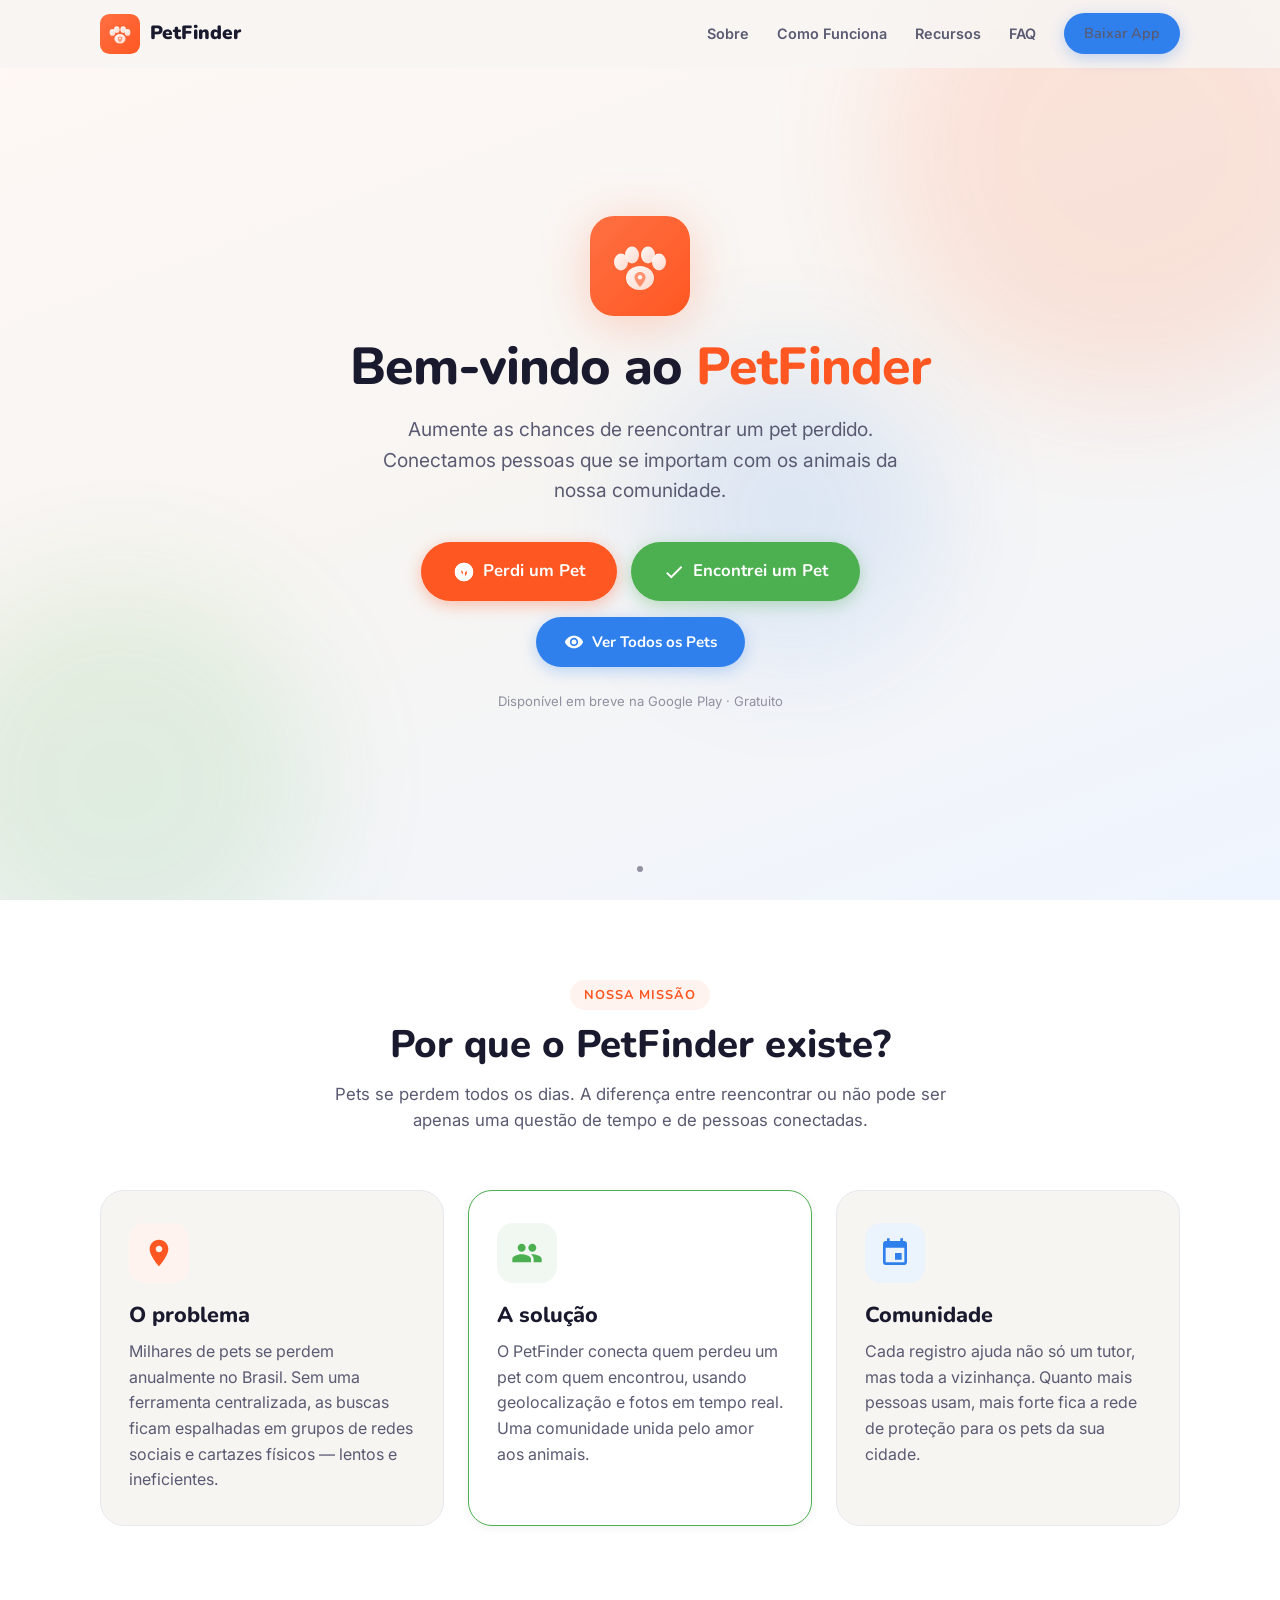
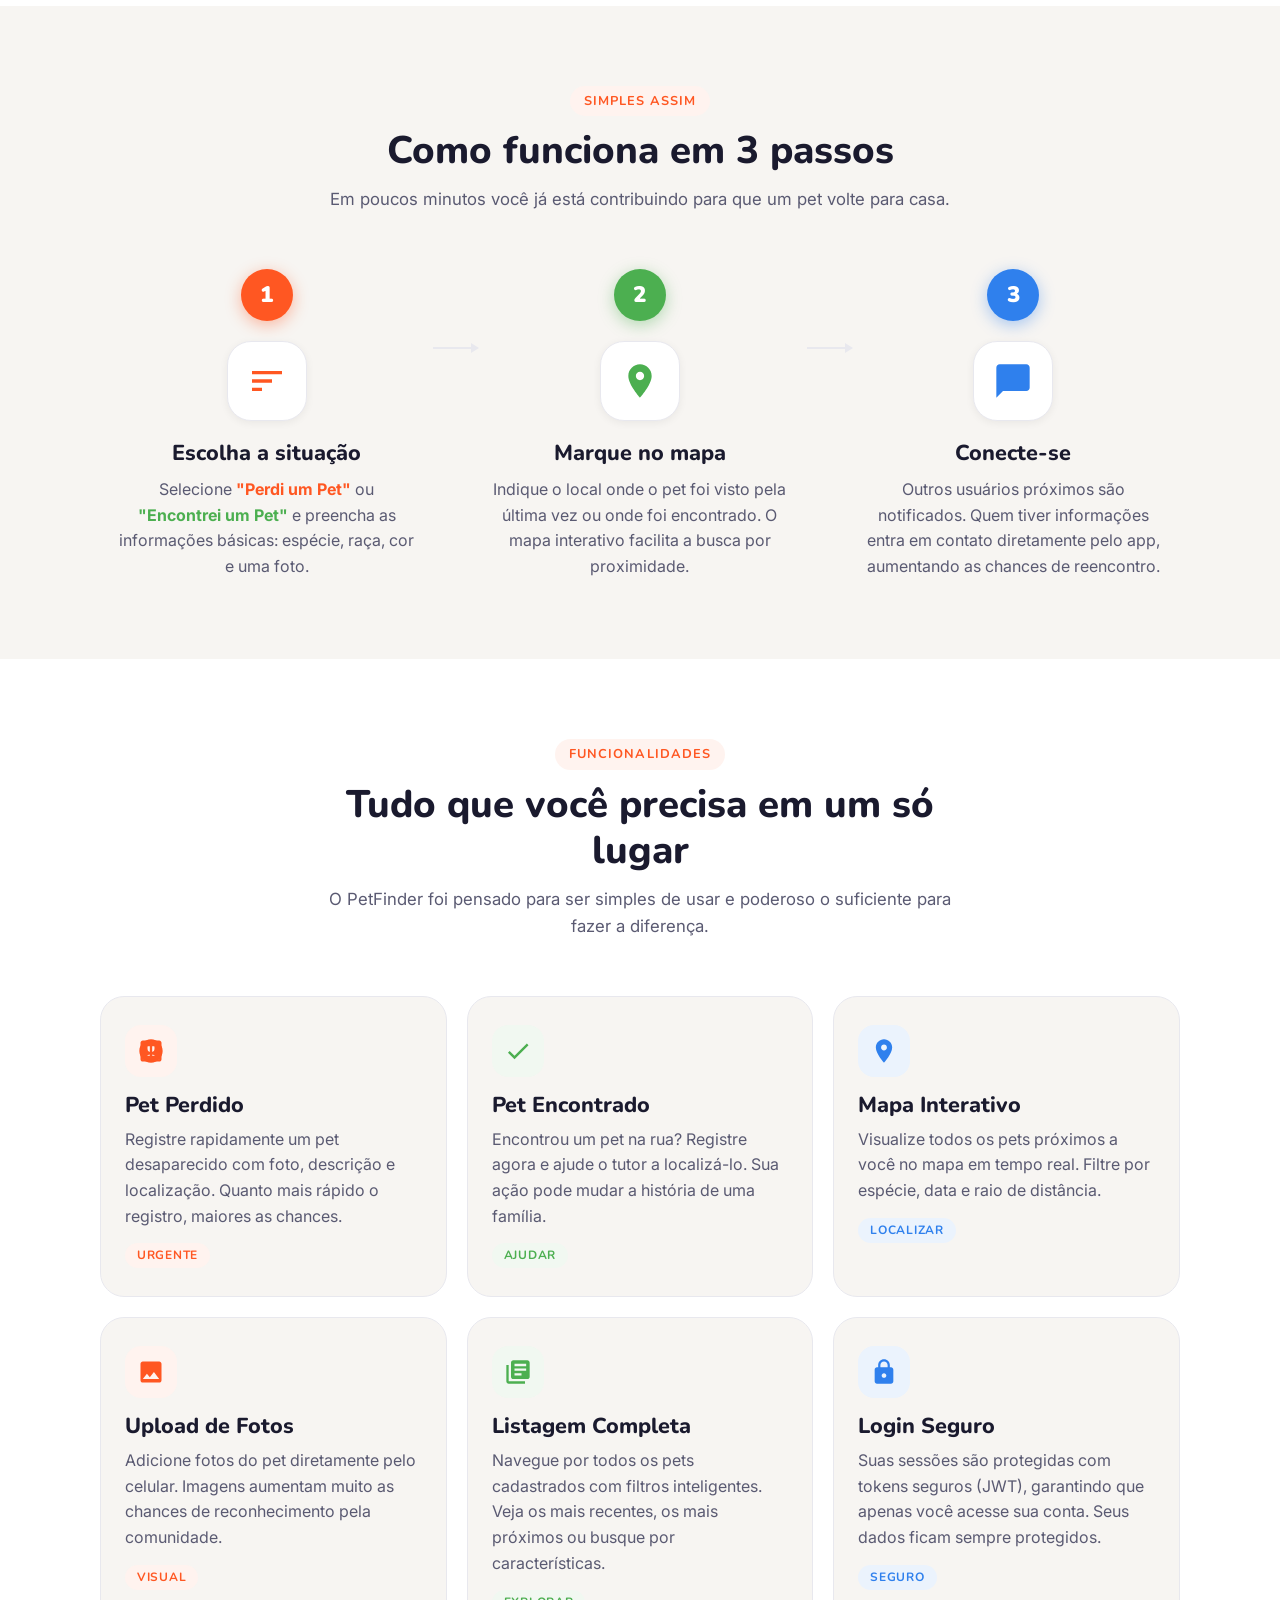
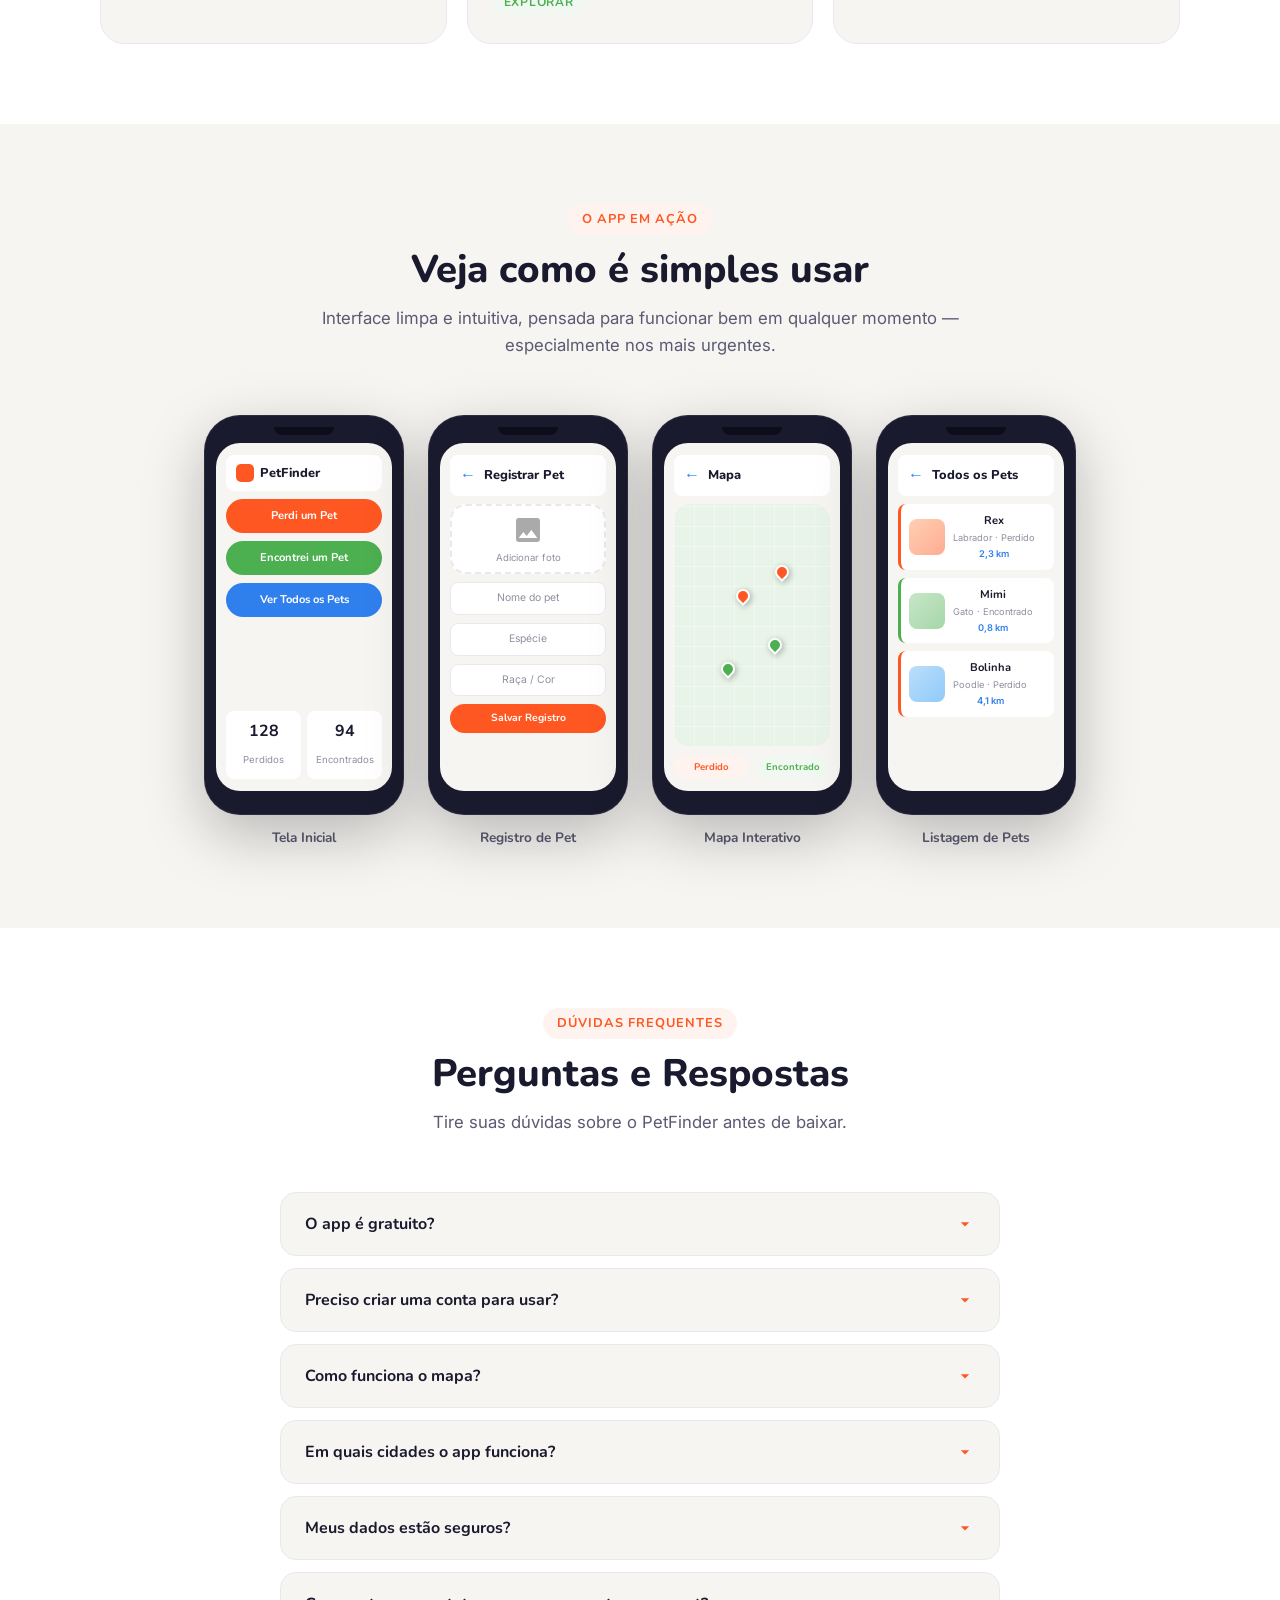
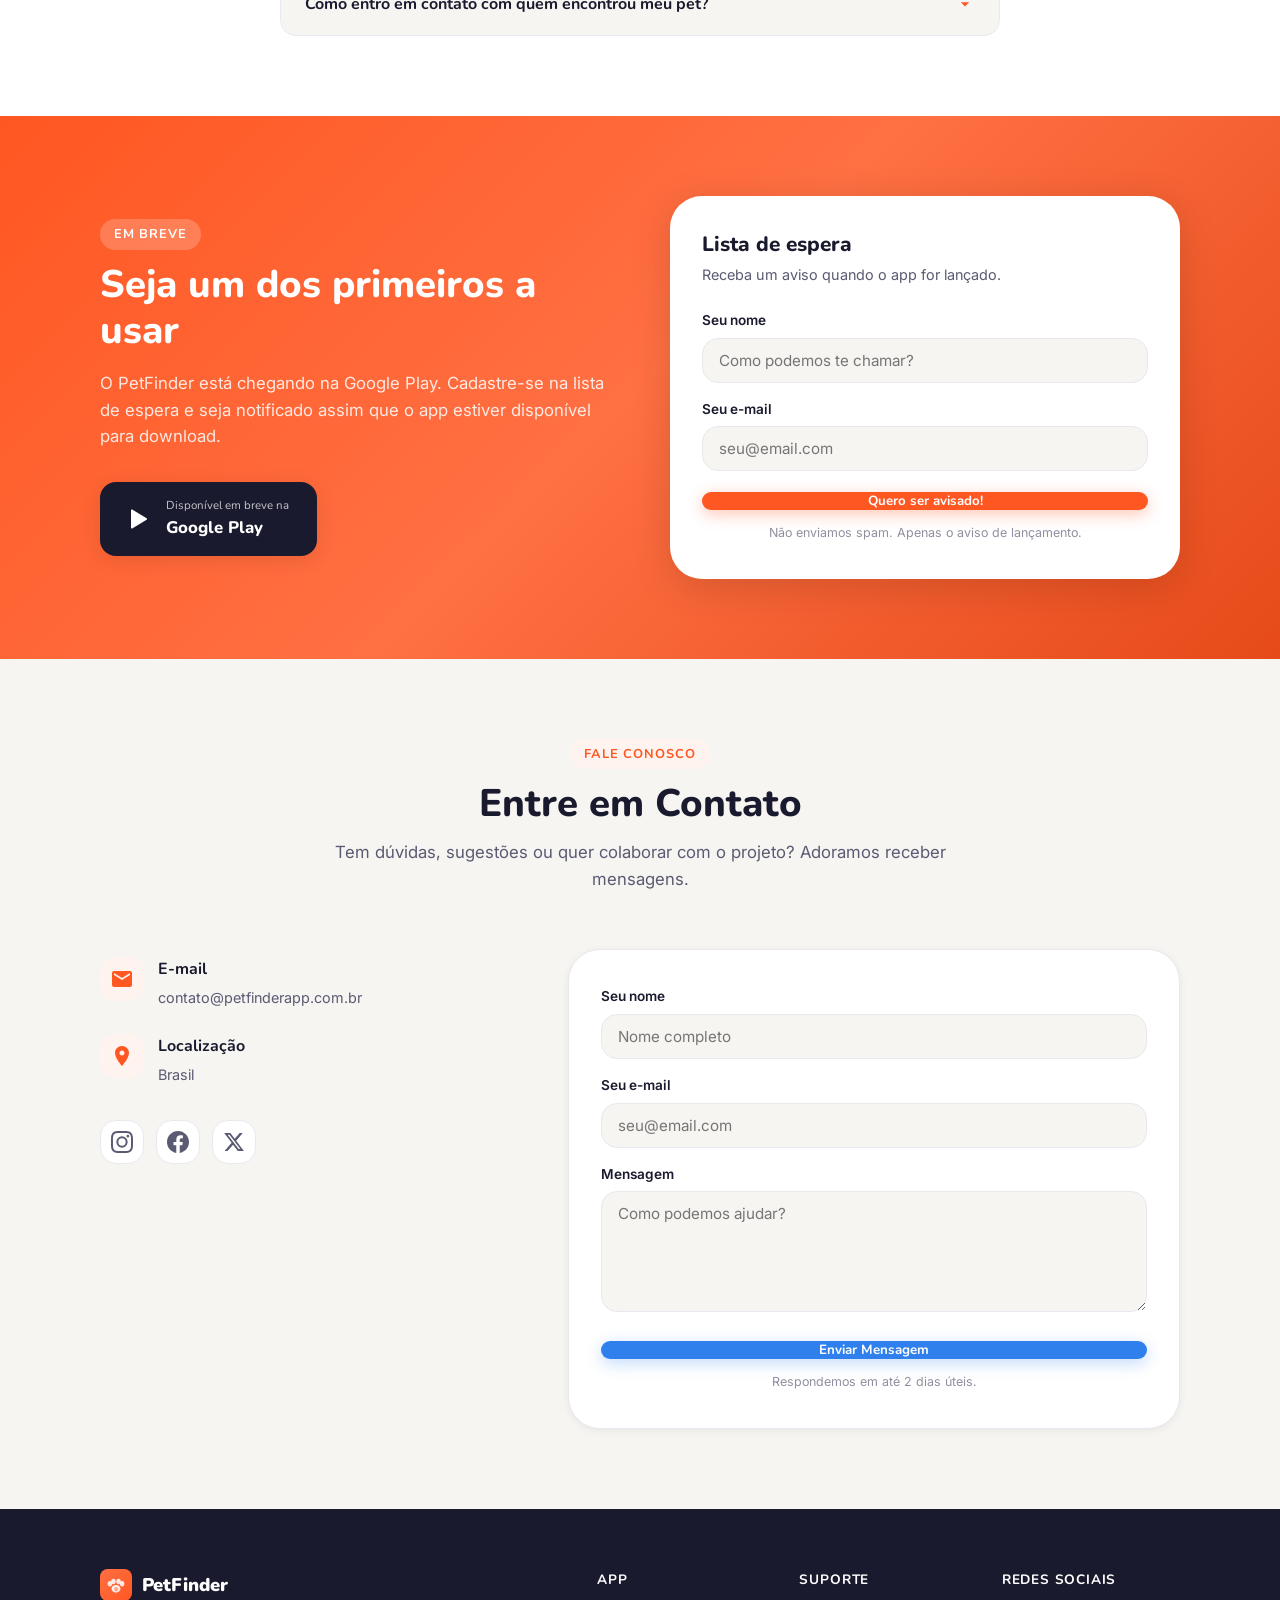
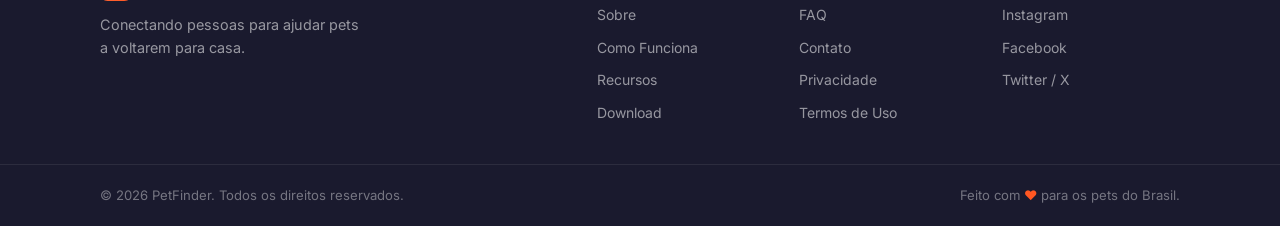
<file: index.html>
<!DOCTYPE html>
<html lang="pt-BR">
<head>
  <meta charset="UTF-8" />
  <meta name="viewport" content="width=device-width, initial-scale=1.0" />
  <meta name="theme-color" content="#FF5722" />

  <!-- SEO -->
  <title>PetFinder – Encontre Pets Perdidos</title>
  <meta name="description" content="PetFinder é o app que conecta pessoas para ajudar pets perdidos a voltarem para casa. Registre, encontre e colabore com a sua comunidade." />
  <meta name="keywords" content="pet perdido, encontrar pet, cachorro perdido, gato perdido, app pet, PetFinder" />
  <link rel="canonical" href="https://petfinderapp.com.br/" />

  <!-- Open Graph -->
  <meta property="og:type" content="website" />
  <meta property="og:url" content="https://petfinderapp.com.br/" />
  <meta property="og:title" content="PetFinder – Encontre Pets Perdidos" />
  <meta property="og:description" content="O app que conecta pessoas para ajudar pets perdidos a voltarem para casa." />
  <meta property="og:image" content="https://petfinderapp.com.br/assets/og-image.png" />

  <!-- Twitter Card -->
  <meta name="twitter:card" content="summary_large_image" />
  <meta name="twitter:title" content="PetFinder – Encontre Pets Perdidos" />
  <meta name="twitter:description" content="O app que conecta pessoas para ajudar pets perdidos a voltarem para casa." />
  <meta name="twitter:image" content="https://petfinderapp.com.br/assets/og-image.png" />

  <!-- Fonts -->
  <link rel="preconnect" href="https://fonts.googleapis.com" />
  <link rel="preconnect" href="https://fonts.gstatic.com" crossorigin />
  <link href="https://fonts.googleapis.com/css2?family=Nunito:wght@400;600;700;800;900&family=Inter:wght@400;500;600&display=swap" rel="stylesheet" />

  <!-- Styles -->
  <link rel="stylesheet" href="css/styles.css" />
</head>
<body>

  <!-- ========== NAVBAR ========== -->
  <header class="navbar" id="navbar">
    <div class="container navbar__inner">
      <a href="#hero" class="navbar__logo" aria-label="PetFinder – Início">
        <img src="assets/logo.svg" alt="PetFinder" width="40" height="40" />
        <span>PetFinder</span>
      </a>
      <nav class="navbar__links" id="navLinks" aria-label="Menu principal">
        <a href="#sobre">Sobre</a>
        <a href="#como-funciona">Como Funciona</a>
        <a href="#recursos">Recursos</a>
        <a href="#faq">FAQ</a>
        <a href="#download" class="btn btn--blue btn--sm">Baixar App</a>
      </nav>
      <button class="navbar__toggle" id="navToggle" aria-label="Abrir menu" aria-expanded="false">
        <span></span><span></span><span></span>
      </button>
    </div>
  </header>

  <main>

    <!-- ========== HERO ========== -->
    <section class="hero" id="hero">
      <div class="hero__bg-shapes" aria-hidden="true">
        <div class="shape shape--1"></div>
        <div class="shape shape--2"></div>
        <div class="shape shape--3"></div>
      </div>
      <div class="container hero__content">
        <div class="hero__logo-wrap">
          <img src="assets/logo.svg" alt="PetFinder Logo" width="100" height="100" class="hero__logo" />
        </div>
        <h1 class="hero__title">Bem-vindo ao <span class="text--orange">PetFinder</span></h1>
        <p class="hero__subtitle">Aumente as chances de reencontrar um pet perdido.<br>Conectamos pessoas que se importam com os animais da nossa comunidade.</p>
        <div class="hero__actions">
          <a href="#download" class="btn btn--orange btn--lg">
            <svg width="22" height="22" viewBox="0 0 24 24" fill="none" aria-hidden="true"><path d="M12 2C6.48 2 2 6.48 2 12s4.48 10 10 10 10-4.48 10-10S17.52 2 12 2zm-1 14H9V8h2v8zm4 0h-2V8h2v8z" fill="currentColor"/><path d="M12 2C6.48 2 2 6.48 2 12s4.48 10 10 10 10-4.48 10-10S17.52 2 12 2zm1 14.5l-5-5 1.41-1.41L12 13.67l7.59-7.59L21 7.5l-8 9z" fill="currentColor"/></svg>
            Perdi um Pet
          </a>
          <a href="#download" class="btn btn--green btn--lg">
            <svg width="22" height="22" viewBox="0 0 24 24" fill="none" aria-hidden="true"><path d="M9 16.17L4.83 12l-1.42 1.41L9 19 21 7l-1.41-1.41L9 16.17z" fill="currentColor"/></svg>
            Encontrei um Pet
          </a>
        </div>
        <a href="#download" class="btn btn--blue btn--md hero__btn-secondary">
          <svg width="20" height="20" viewBox="0 0 24 24" fill="none" aria-hidden="true"><path d="M12 4.5C7 4.5 2.73 7.61 1 12c1.73 4.39 6 7.5 11 7.5s9.27-3.11 11-7.5c-1.73-4.39-6-7.5-11-7.5zM12 17c-2.76 0-5-2.24-5-5s2.24-5 5-5 5 2.24 5 5-2.24 5-5 5zm0-8c-1.66 0-3 1.34-3 3s1.34 3 3 3 3-1.34 3-3-1.34-3-3-3z" fill="currentColor"/></svg>
          Ver Todos os Pets
        </a>
        <p class="hero__note">Disponível em breve na Google Play · Gratuito</p>
      </div>
      <div class="hero__scroll-indicator" aria-hidden="true">
        <div class="scroll-dot"></div>
      </div>
    </section>

    <!-- ========== SOBRE ========== -->
    <section class="sobre" id="sobre">
      <div class="container">
        <div class="section-header">
          <span class="section-tag">Nossa missão</span>
          <h2 class="section-title">Por que o PetFinder existe?</h2>
          <p class="section-desc">Pets se perdem todos os dias. A diferença entre reencontrar ou não pode ser apenas uma questão de tempo e de pessoas conectadas.</p>
        </div>
        <div class="sobre__grid">
          <div class="sobre__card">
            <div class="sobre__icon sobre__icon--orange" aria-hidden="true">
              <svg width="32" height="32" viewBox="0 0 24 24" fill="none"><path d="M12 2C8.13 2 5 5.13 5 9c0 5.25 7 13 7 13s7-7.75 7-13c0-3.87-3.13-7-7-7zm0 9.5c-1.38 0-2.5-1.12-2.5-2.5s1.12-2.5 2.5-2.5 2.5 1.12 2.5 2.5-1.12 2.5-2.5 2.5z" fill="currentColor"/></svg>
            </div>
            <h3>O problema</h3>
            <p>Milhares de pets se perdem anualmente no Brasil. Sem uma ferramenta centralizada, as buscas ficam espalhadas em grupos de redes sociais e cartazes físicos — lentos e ineficientes.</p>
          </div>
          <div class="sobre__card sobre__card--highlight">
            <div class="sobre__icon sobre__icon--green" aria-hidden="true">
              <svg width="32" height="32" viewBox="0 0 24 24" fill="none"><path d="M16 11c1.66 0 2.99-1.34 2.99-3S17.66 5 16 5c-1.66 0-3 1.34-3 3s1.34 3 3 3zm-8 0c1.66 0 2.99-1.34 2.99-3S9.66 5 8 5C6.34 5 5 6.34 5 8s1.34 3 3 3zm0 2c-2.33 0-7 1.17-7 3.5V19h14v-2.5c0-2.33-4.67-3.5-7-3.5zm8 0c-.29 0-.62.02-.97.05 1.16.84 1.97 1.97 1.97 3.45V19h6v-2.5c0-2.33-4.67-3.5-7-3.5z" fill="currentColor"/></svg>
            </div>
            <h3>A solução</h3>
            <p>O PetFinder conecta quem perdeu um pet com quem encontrou, usando geolocalização e fotos em tempo real. Uma comunidade unida pelo amor aos animais.</p>
          </div>
          <div class="sobre__card">
            <div class="sobre__icon sobre__icon--blue" aria-hidden="true">
              <svg width="32" height="32" viewBox="0 0 24 24" fill="none"><path d="M17 12h-5v5h5v-5zM16 1v2H8V1H6v2H5c-1.11 0-1.99.9-1.99 2L3 19c0 1.1.89 2 2 2h14c1.1 0 2-.9 2-2V5c0-1.1-.9-2-2-2h-1V1h-2zm3 18H5V8h14v11z" fill="currentColor"/></svg>
            </div>
            <h3>Comunidade</h3>
            <p>Cada registro ajuda não só um tutor, mas toda a vizinhança. Quanto mais pessoas usam, mais forte fica a rede de proteção para os pets da sua cidade.</p>
          </div>
        </div>
      </div>
    </section>

    <!-- ========== COMO FUNCIONA ========== -->
    <section class="como-funciona" id="como-funciona">
      <div class="container">
        <div class="section-header">
          <span class="section-tag">Simples assim</span>
          <h2 class="section-title">Como funciona em 3 passos</h2>
          <p class="section-desc">Em poucos minutos você já está contribuindo para que um pet volte para casa.</p>
        </div>
        <div class="steps">
          <div class="step">
            <div class="step__number step__number--orange">1</div>
            <div class="step__icon" aria-hidden="true">
              <svg width="40" height="40" viewBox="0 0 24 24" fill="none"><path d="M3 18h6v-2H3v2zM3 6v2h18V6H3zm0 7h12v-2H3v2z" fill="#FF5722"/></svg>
            </div>
            <h3 class="step__title">Escolha a situação</h3>
            <p class="step__desc">Selecione <strong class="text--orange">"Perdi um Pet"</strong> ou <strong class="text--green">"Encontrei um Pet"</strong> e preencha as informações básicas: espécie, raça, cor e uma foto.</p>
          </div>
          <div class="step__connector" aria-hidden="true"></div>
          <div class="step">
            <div class="step__number step__number--green">2</div>
            <div class="step__icon" aria-hidden="true">
              <svg width="40" height="40" viewBox="0 0 24 24" fill="none"><path d="M12 2C8.13 2 5 5.13 5 9c0 5.25 7 13 7 13s7-7.75 7-13c0-3.87-3.13-7-7-7zm0 9.5c-1.38 0-2.5-1.12-2.5-2.5s1.12-2.5 2.5-2.5 2.5 1.12 2.5 2.5-1.12 2.5-2.5 2.5z" fill="#4CAF50"/></svg>
            </div>
            <h3 class="step__title">Marque no mapa</h3>
            <p class="step__desc">Indique o local onde o pet foi visto pela última vez ou onde foi encontrado. O mapa interativo facilita a busca por proximidade.</p>
          </div>
          <div class="step__connector" aria-hidden="true"></div>
          <div class="step">
            <div class="step__number step__number--blue">3</div>
            <div class="step__icon" aria-hidden="true">
              <svg width="40" height="40" viewBox="0 0 24 24" fill="none"><path d="M20 2H4c-1.1 0-2 .9-2 2v18l4-4h14c1.1 0 2-.9 2-2V4c0-1.1-.9-2-2-2z" fill="#2F80ED"/></svg>
            </div>
            <h3 class="step__title">Conecte-se</h3>
            <p class="step__desc">Outros usuários próximos são notificados. Quem tiver informações entra em contato diretamente pelo app, aumentando as chances de reencontro.</p>
          </div>
        </div>
      </div>
    </section>

    <!-- ========== RECURSOS ========== -->
    <section class="recursos" id="recursos">
      <div class="container">
        <div class="section-header">
          <span class="section-tag">Funcionalidades</span>
          <h2 class="section-title">Tudo que você precisa em um só lugar</h2>
          <p class="section-desc">O PetFinder foi pensado para ser simples de usar e poderoso o suficiente para fazer a diferença.</p>
        </div>
        <div class="recursos__grid">

          <div class="recurso-card">
            <div class="recurso-card__icon recurso-card__icon--orange" aria-hidden="true">
              <svg width="28" height="28" viewBox="0 0 24 24" fill="none"><path d="M12 2C6.48 2 2 6.48 2 12s4.48 10 10 10 10-4.48 10-10S17.52 2 12 2zm-1 14H9V8h2v8zm4 0h-2V8h2v8z" fill="currentColor"/><path d="M19 3H5c-1.1 0-2 .9-2 2v14c0 1.1.9 2 2 2h14c1.1 0 2-.9 2-2V5c0-1.1-.9-2-2-2zm-7 3c1.93 0 3.5 1.57 3.5 3.5S13.93 13 12 13s-3.5-1.57-3.5-3.5S10.07 6 12 6zm7 13H5v-.23c0-.62.28-1.2.76-1.58C7.47 15.82 9.64 15 12 15s4.53.82 6.24 2.19c.48.38.76.97.76 1.58V19z" fill="currentColor"/></svg>
            </div>
            <h3>Pet Perdido</h3>
            <p>Registre rapidamente um pet desaparecido com foto, descrição e localização. Quanto mais rápido o registro, maiores as chances.</p>
            <span class="recurso-card__badge recurso-card__badge--orange">Urgente</span>
          </div>

          <div class="recurso-card">
            <div class="recurso-card__icon recurso-card__icon--green" aria-hidden="true">
              <svg width="28" height="28" viewBox="0 0 24 24" fill="none"><path d="M9 16.17L4.83 12l-1.42 1.41L9 19 21 7l-1.41-1.41L9 16.17z" fill="currentColor"/></svg>
            </div>
            <h3>Pet Encontrado</h3>
            <p>Encontrou um pet na rua? Registre agora e ajude o tutor a localizá-lo. Sua ação pode mudar a história de uma família.</p>
            <span class="recurso-card__badge recurso-card__badge--green">Ajudar</span>
          </div>

          <div class="recurso-card">
            <div class="recurso-card__icon recurso-card__icon--blue" aria-hidden="true">
              <svg width="28" height="28" viewBox="0 0 24 24" fill="none"><path d="M12 2C8.13 2 5 5.13 5 9c0 5.25 7 13 7 13s7-7.75 7-13c0-3.87-3.13-7-7-7zm0 9.5c-1.38 0-2.5-1.12-2.5-2.5s1.12-2.5 2.5-2.5 2.5 1.12 2.5 2.5-1.12 2.5-2.5 2.5z" fill="currentColor"/></svg>
            </div>
            <h3>Mapa Interativo</h3>
            <p>Visualize todos os pets próximos a você no mapa em tempo real. Filtre por espécie, data e raio de distância.</p>
            <span class="recurso-card__badge recurso-card__badge--blue">Localizar</span>
          </div>

          <div class="recurso-card">
            <div class="recurso-card__icon recurso-card__icon--orange" aria-hidden="true">
              <svg width="28" height="28" viewBox="0 0 24 24" fill="none"><path d="M21 19V5c0-1.1-.9-2-2-2H5c-1.1 0-2 .9-2 2v14c0 1.1.9 2 2 2h14c1.1 0 2-.9 2-2zM8.5 13.5l2.5 3.01L14.5 12l4.5 6H5l3.5-4.5z" fill="currentColor"/></svg>
            </div>
            <h3>Upload de Fotos</h3>
            <p>Adicione fotos do pet diretamente pelo celular. Imagens aumentam muito as chances de reconhecimento pela comunidade.</p>
            <span class="recurso-card__badge recurso-card__badge--orange">Visual</span>
          </div>

          <div class="recurso-card">
            <div class="recurso-card__icon recurso-card__icon--green" aria-hidden="true">
              <svg width="28" height="28" viewBox="0 0 24 24" fill="none"><path d="M4 6H2v14c0 1.1.9 2 2 2h14v-2H4V6zm16-4H8c-1.1 0-2 .9-2 2v12c0 1.1.9 2 2 2h12c1.1 0 2-.9 2-2V4c0-1.1-.9-2-2-2zm-1 9H9V9h10v2zm-4 4H9v-2h6v2zm4-8H9V5h10v2z" fill="currentColor"/></svg>
            </div>
            <h3>Listagem Completa</h3>
            <p>Navegue por todos os pets cadastrados com filtros inteligentes. Veja os mais recentes, os mais próximos ou busque por características.</p>
            <span class="recurso-card__badge recurso-card__badge--green">Explorar</span>
          </div>

          <div class="recurso-card">
            <div class="recurso-card__icon recurso-card__icon--blue" aria-hidden="true">
              <svg width="28" height="28" viewBox="0 0 24 24" fill="none"><path d="M18 8h-1V6c0-2.76-2.24-5-5-5S7 3.24 7 6v2H6c-1.1 0-2 .9-2 2v10c0 1.1.9 2 2 2h12c1.1 0 2-.9 2-2V10c0-1.1-.9-2-2-2zm-6 9c-1.1 0-2-.9-2-2s.9-2 2-2 2 .9 2 2-.9 2-2 2zm3.1-9H8.9V6c0-1.71 1.39-3.1 3.1-3.1 1.71 0 3.1 1.39 3.1 3.1v2z" fill="currentColor"/></svg>
            </div>
            <h3>Login Seguro</h3>
            <p>Suas sessões são protegidas com tokens seguros (JWT), garantindo que apenas você acesse sua conta. Seus dados ficam sempre protegidos.</p>
            <span class="recurso-card__badge recurso-card__badge--blue">Seguro</span>
          </div>

        </div>
      </div>
    </section>

    <!-- ========== SCREENSHOTS ========== -->
    <section class="screenshots" id="screenshots">
      <div class="container">
        <div class="section-header">
          <span class="section-tag">O app em ação</span>
          <h2 class="section-title">Veja como é simples usar</h2>
          <p class="section-desc">Interface limpa e intuitiva, pensada para funcionar bem em qualquer momento — especialmente nos mais urgentes.</p>
        </div>
        <div class="screenshots__grid">

          <div class="phone-mockup">
            <div class="phone-mockup__frame">
              <div class="phone-mockup__notch"></div>
              <div class="phone-mockup__screen phone-mockup__screen--home">
                <div class="mock-screen">
                  <div class="mock-header">
                    <div class="mock-logo-small"></div>
                    <span>PetFinder</span>
                  </div>
                  <div class="mock-btn mock-btn--orange">Perdi um Pet</div>
                  <div class="mock-btn mock-btn--green">Encontrei um Pet</div>
                  <div class="mock-btn mock-btn--blue">Ver Todos os Pets</div>
                  <div class="mock-stats">
                    <div class="mock-stat"><strong>128</strong><span>Perdidos</span></div>
                    <div class="mock-stat"><strong>94</strong><span>Encontrados</span></div>
                  </div>
                </div>
              </div>
            </div>
            <p class="phone-mockup__label">Tela Inicial</p>
          </div>

          <div class="phone-mockup">
            <div class="phone-mockup__frame">
              <div class="phone-mockup__notch"></div>
              <div class="phone-mockup__screen phone-mockup__screen--register">
                <div class="mock-screen">
                  <div class="mock-header mock-header--back">
                    <span class="mock-back">←</span>
                    <span>Registrar Pet</span>
                  </div>
                  <div class="mock-photo-upload">
                    <svg width="32" height="32" viewBox="0 0 24 24" fill="none"><path d="M21 19V5c0-1.1-.9-2-2-2H5c-1.1 0-2 .9-2 2v14c0 1.1.9 2 2 2h14c1.1 0 2-.9 2-2zM8.5 13.5l2.5 3.01L14.5 12l4.5 6H5l3.5-4.5z" fill="#aaa"/></svg>
                    <span>Adicionar foto</span>
                  </div>
                  <div class="mock-field">Nome do pet</div>
                  <div class="mock-field">Espécie</div>
                  <div class="mock-field">Raça / Cor</div>
                  <div class="mock-btn mock-btn--orange mock-btn--sm">Salvar Registro</div>
                </div>
              </div>
            </div>
            <p class="phone-mockup__label">Registro de Pet</p>
          </div>

          <div class="phone-mockup">
            <div class="phone-mockup__frame">
              <div class="phone-mockup__notch"></div>
              <div class="phone-mockup__screen phone-mockup__screen--map">
                <div class="mock-screen">
                  <div class="mock-header mock-header--back">
                    <span class="mock-back">←</span>
                    <span>Mapa</span>
                  </div>
                  <div class="mock-map">
                    <div class="mock-map__bg"></div>
                    <div class="mock-pin mock-pin--orange" style="top:35%;left:40%"></div>
                    <div class="mock-pin mock-pin--green" style="top:55%;left:60%"></div>
                    <div class="mock-pin mock-pin--orange" style="top:25%;left:65%"></div>
                    <div class="mock-pin mock-pin--green" style="top:65%;left:30%"></div>
                  </div>
                  <div class="mock-legend">
                    <span class="mock-legend__item mock-legend__item--orange">Perdido</span>
                    <span class="mock-legend__item mock-legend__item--green">Encontrado</span>
                  </div>
                </div>
              </div>
            </div>
            <p class="phone-mockup__label">Mapa Interativo</p>
          </div>

          <div class="phone-mockup">
            <div class="phone-mockup__frame">
              <div class="phone-mockup__notch"></div>
              <div class="phone-mockup__screen phone-mockup__screen--list">
                <div class="mock-screen">
                  <div class="mock-header mock-header--back">
                    <span class="mock-back">←</span>
                    <span>Todos os Pets</span>
                  </div>
                  <div class="mock-pet-card mock-pet-card--orange">
                    <div class="mock-pet-thumb"></div>
                    <div class="mock-pet-info">
                      <strong>Rex</strong>
                      <span>Labrador · Perdido</span>
                      <span class="mock-pet-dist">2,3 km</span>
                    </div>
                  </div>
                  <div class="mock-pet-card mock-pet-card--green">
                    <div class="mock-pet-thumb mock-pet-thumb--2"></div>
                    <div class="mock-pet-info">
                      <strong>Mimi</strong>
                      <span>Gato · Encontrado</span>
                      <span class="mock-pet-dist">0,8 km</span>
                    </div>
                  </div>
                  <div class="mock-pet-card mock-pet-card--orange">
                    <div class="mock-pet-thumb mock-pet-thumb--3"></div>
                    <div class="mock-pet-info">
                      <strong>Bolinha</strong>
                      <span>Poodle · Perdido</span>
                      <span class="mock-pet-dist">4,1 km</span>
                    </div>
                  </div>
                </div>
              </div>
            </div>
            <p class="phone-mockup__label">Listagem de Pets</p>
          </div>

        </div>
      </div>
    </section>

    <!-- ========== FAQ ========== -->
    <section class="faq" id="faq">
      <div class="container">
        <div class="section-header">
          <span class="section-tag">Dúvidas frequentes</span>
          <h2 class="section-title">Perguntas e Respostas</h2>
          <p class="section-desc">Tire suas dúvidas sobre o PetFinder antes de baixar.</p>
        </div>
        <div class="faq__list" role="list">

          <div class="faq__item" role="listitem">
            <button class="faq__question" aria-expanded="false">
              <span>O app é gratuito?</span>
              <svg class="faq__chevron" width="20" height="20" viewBox="0 0 24 24" fill="none" aria-hidden="true"><path d="M7 10l5 5 5-5H7z" fill="currentColor"/></svg>
            </button>
            <div class="faq__answer">
              <p>Sim! O PetFinder é 100% gratuito para download e uso. Acreditamos que ajudar um pet a voltar para casa não deve ter custo. Todos os recursos principais — registro, mapa e listagem — são gratuitos.</p>
            </div>
          </div>

          <div class="faq__item" role="listitem">
            <button class="faq__question" aria-expanded="false">
              <span>Preciso criar uma conta para usar?</span>
              <svg class="faq__chevron" width="20" height="20" viewBox="0 0 24 24" fill="none" aria-hidden="true"><path d="M7 10l5 5 5-5H7z" fill="currentColor"/></svg>
            </button>
            <div class="faq__answer">
              <p>Para visualizar os pets cadastrados, não é necessário criar conta. Porém, para registrar um pet perdido ou encontrado, é preciso criar um cadastro simples (nome, e-mail e senha). Isso garante que as informações sejam confiáveis e que você possa gerenciar seus registros.</p>
            </div>
          </div>

          <div class="faq__item" role="listitem">
            <button class="faq__question" aria-expanded="false">
              <span>Como funciona o mapa?</span>
              <svg class="faq__chevron" width="20" height="20" viewBox="0 0 24 24" fill="none" aria-hidden="true"><path d="M7 10l5 5 5-5H7z" fill="currentColor"/></svg>
            </button>
            <div class="faq__answer">
              <p>O mapa exibe todos os pets registrados com marcadores coloridos: laranja para pets perdidos e verde para pets encontrados. Você pode navegar pelo mapa, aproximar a visualização da sua região e clicar em cada marcador para ver os detalhes e a foto do pet.</p>
            </div>
          </div>

          <div class="faq__item" role="listitem">
            <button class="faq__question" aria-expanded="false">
              <span>Em quais cidades o app funciona?</span>
              <svg class="faq__chevron" width="20" height="20" viewBox="0 0 24 24" fill="none" aria-hidden="true"><path d="M7 10l5 5 5-5H7z" fill="currentColor"/></svg>
            </button>
            <div class="faq__answer">
              <p>O PetFinder funciona em todo o Brasil! O app usa geolocalização, então qualquer cidade onde houver usuários cadastrados já tem cobertura. Quanto mais pessoas usarem na sua cidade, mais eficiente a rede fica. Convide seus vizinhos!</p>
            </div>
          </div>

          <div class="faq__item" role="listitem">
            <button class="faq__question" aria-expanded="false">
              <span>Meus dados estão seguros?</span>
              <svg class="faq__chevron" width="20" height="20" viewBox="0 0 24 24" fill="none" aria-hidden="true"><path d="M7 10l5 5 5-5H7z" fill="currentColor"/></svg>
            </button>
            <div class="faq__answer">
              <p>Sim. Utilizamos sessões seguras com tokens criptografados (tecnologia JWT) para proteger sua conta. Suas senhas nunca são armazenadas em texto puro. Seguimos as diretrizes da LGPD e você pode solicitar a exclusão dos seus dados a qualquer momento. Consulte nossa <a href="privacy.html">Política de Privacidade</a>.</p>
            </div>
          </div>

          <div class="faq__item" role="listitem">
            <button class="faq__question" aria-expanded="false">
              <span>Como entro em contato com quem encontrou meu pet?</span>
              <svg class="faq__chevron" width="20" height="20" viewBox="0 0 24 24" fill="none" aria-hidden="true"><path d="M7 10l5 5 5-5H7z" fill="currentColor"/></svg>
            </button>
            <div class="faq__answer">
              <p>Ao clicar em um registro de pet encontrado, você verá as informações de contato que o usuário optou por compartilhar (telefone ou e-mail). O contato é direto entre os usuários, sem intermediários, para agilizar o reencontro.</p>
            </div>
          </div>

        </div>
      </div>
    </section>

    <!-- ========== DOWNLOAD ========== -->
    <section class="download" id="download">
      <div class="container">
        <div class="download__inner">
          <div class="download__content">
            <span class="section-tag section-tag--light">Em breve</span>
            <h2 class="download__title">Seja um dos primeiros a usar</h2>
            <p class="download__desc">O PetFinder está chegando na Google Play. Cadastre-se na lista de espera e seja notificado assim que o app estiver disponível para download.</p>
            <a href="#" class="btn btn--play" aria-label="Disponível em breve na Google Play">
              <svg width="24" height="24" viewBox="0 0 24 24" fill="none" aria-hidden="true"><path d="M3 20.5v-17c0-.83.94-1.3 1.6-.8l14 8.5c.6.36.6 1.24 0 1.6l-14 8.5c-.66.5-1.6.03-1.6-.8z" fill="currentColor"/></svg>
              <div>
                <small>Disponível em breve na</small>
                <strong>Google Play</strong>
              </div>
            </a>
          </div>
          <div class="download__form-wrap">
            <h3>Lista de espera</h3>
            <p>Receba um aviso quando o app for lançado.</p>
            <form class="waitlist-form" id="waitlistForm" novalidate>
              <div class="form-group">
                <label for="waitlist-name">Seu nome</label>
                <input type="text" id="waitlist-name" name="name" placeholder="Como podemos te chamar?" autocomplete="name" required />
              </div>
              <div class="form-group">
                <label for="waitlist-email">Seu e-mail</label>
                <input type="email" id="waitlist-email" name="email" placeholder="seu@email.com" autocomplete="email" required />
              </div>
              <button type="submit" class="btn btn--orange btn--full">
                Quero ser avisado!
              </button>
              <p class="form-note">Não enviamos spam. Apenas o aviso de lançamento.</p>
            </form>
            <div class="form-success" id="waitlistSuccess" hidden>
              <svg width="48" height="48" viewBox="0 0 24 24" fill="none" aria-hidden="true"><path d="M12 2C6.48 2 2 6.48 2 12s4.48 10 10 10 10-4.48 10-10S17.52 2 12 2zm-2 15l-5-5 1.41-1.41L10 14.17l7.59-7.59L19 8l-9 9z" fill="#4CAF50"/></svg>
              <p>Ótimo! Você está na lista. Avisaremos assim que o app for lançado.</p>
            </div>
          </div>
        </div>
      </div>
    </section>

    <!-- ========== CONTATO ========== -->
    <section class="contato" id="contato">
      <div class="container">
        <div class="section-header">
          <span class="section-tag">Fale conosco</span>
          <h2 class="section-title">Entre em Contato</h2>
          <p class="section-desc">Tem dúvidas, sugestões ou quer colaborar com o projeto? Adoramos receber mensagens.</p>
        </div>
        <div class="contato__inner">
          <div class="contato__info">
            <div class="contato__item">
              <div class="contato__item-icon" aria-hidden="true">
                <svg width="24" height="24" viewBox="0 0 24 24" fill="none"><path d="M20 4H4c-1.1 0-1.99.9-1.99 2L2 18c0 1.1.9 2 2 2h16c1.1 0 2-.9 2-2V6c0-1.1-.9-2-2-2zm0 4l-8 5-8-5V6l8 5 8-5v2z" fill="currentColor"/></svg>
              </div>
              <div>
                <strong>E-mail</strong>
                <span>contato@petfinderapp.com.br</span>
              </div>
            </div>
            <div class="contato__item">
              <div class="contato__item-icon" aria-hidden="true">
                <svg width="24" height="24" viewBox="0 0 24 24" fill="none"><path d="M12 2C8.13 2 5 5.13 5 9c0 5.25 7 13 7 13s7-7.75 7-13c0-3.87-3.13-7-7-7zm0 9.5c-1.38 0-2.5-1.12-2.5-2.5s1.12-2.5 2.5-2.5 2.5 1.12 2.5 2.5-1.12 2.5-2.5 2.5z" fill="currentColor"/></svg>
              </div>
              <div>
                <strong>Localização</strong>
                <span>Brasil</span>
              </div>
            </div>
            <div class="contato__social">
              <a href="#" class="social-link" aria-label="Instagram do PetFinder">
                <svg width="22" height="22" viewBox="0 0 24 24" fill="none"><path d="M12 2.163c3.204 0 3.584.012 4.85.07 3.252.148 4.771 1.691 4.919 4.919.058 1.265.069 1.645.069 4.849 0 3.205-.012 3.584-.069 4.849-.149 3.225-1.664 4.771-4.919 4.919-1.266.058-1.644.07-4.85.07-3.204 0-3.584-.012-4.849-.07-3.26-.149-4.771-1.699-4.919-4.92-.058-1.265-.07-1.644-.07-4.849 0-3.204.013-3.583.07-4.849.149-3.227 1.664-4.771 4.919-4.919 1.266-.057 1.645-.069 4.849-.069zM12 0C8.741 0 8.333.014 7.053.072 2.695.272.273 2.69.073 7.052.014 8.333 0 8.741 0 12c0 3.259.014 3.668.072 4.948.2 4.358 2.618 6.78 6.98 6.98C8.333 23.986 8.741 24 12 24c3.259 0 3.668-.014 4.948-.072 4.354-.2 6.782-2.618 6.979-6.98.059-1.28.073-1.689.073-4.948 0-3.259-.014-3.667-.072-4.947-.196-4.354-2.617-6.78-6.979-6.98C15.668.014 15.259 0 12 0zm0 5.838a6.162 6.162 0 100 12.324 6.162 6.162 0 000-12.324zM12 16a4 4 0 110-8 4 4 0 010 8zm6.406-11.845a1.44 1.44 0 100 2.881 1.44 1.44 0 000-2.881z" fill="currentColor"/></svg>
              </a>
              <a href="#" class="social-link" aria-label="Facebook do PetFinder">
                <svg width="22" height="22" viewBox="0 0 24 24" fill="none"><path d="M24 12.073c0-6.627-5.373-12-12-12s-12 5.373-12 12c0 5.99 4.388 10.954 10.125 11.854v-8.385H7.078v-3.47h3.047V9.43c0-3.007 1.792-4.669 4.533-4.669 1.312 0 2.686.235 2.686.235v2.953H15.83c-1.491 0-1.956.925-1.956 1.874v2.25h3.328l-.532 3.47h-2.796v8.385C19.612 23.027 24 18.062 24 12.073z" fill="currentColor"/></svg>
              </a>
              <a href="#" class="social-link" aria-label="Twitter do PetFinder">
                <svg width="22" height="22" viewBox="0 0 24 24" fill="none"><path d="M18.244 2.25h3.308l-7.227 8.26 8.502 11.24H16.17l-5.214-6.817L4.99 21.75H1.68l7.73-8.835L1.254 2.25H8.08l4.713 6.231zm-1.161 17.52h1.833L7.084 4.126H5.117z" fill="currentColor"/></svg>
              </a>
            </div>
          </div>
          <form class="contact-form" id="contactForm" novalidate>
            <div class="form-group">
              <label for="contact-name">Seu nome</label>
              <input type="text" id="contact-name" name="name" placeholder="Nome completo" autocomplete="name" required />
            </div>
            <div class="form-group">
              <label for="contact-email">Seu e-mail</label>
              <input type="email" id="contact-email" name="email" placeholder="seu@email.com" autocomplete="email" required />
            </div>
            <div class="form-group">
              <label for="contact-message">Mensagem</label>
              <textarea id="contact-message" name="message" rows="5" placeholder="Como podemos ajudar?" required></textarea>
            </div>
            <button type="submit" class="btn btn--blue btn--full">Enviar Mensagem</button>
            <p class="form-note">Respondemos em até 2 dias úteis.</p>
          </form>
        </div>
      </div>
    </section>

  </main>

  <!-- ========== FOOTER ========== -->
  <footer class="footer">
    <div class="container footer__inner">
      <div class="footer__brand">
        <a href="#hero" class="footer__logo" aria-label="PetFinder – Início">
          <img src="assets/logo.svg" alt="PetFinder" width="32" height="32" loading="lazy" />
          <span>PetFinder</span>
        </a>
        <p>Conectando pessoas para ajudar pets a voltarem para casa.</p>
      </div>
      <nav class="footer__links" aria-label="Links do rodapé">
        <div class="footer__col">
          <strong>App</strong>
          <a href="#sobre">Sobre</a>
          <a href="#como-funciona">Como Funciona</a>
          <a href="#recursos">Recursos</a>
          <a href="#download">Download</a>
        </div>
        <div class="footer__col">
          <strong>Suporte</strong>
          <a href="#faq">FAQ</a>
          <a href="#contato">Contato</a>
          <a href="privacy.html">Privacidade</a>
          <a href="terms.html">Termos de Uso</a>
        </div>
        <div class="footer__col">
          <strong>Redes Sociais</strong>
          <a href="#" aria-label="Instagram">Instagram</a>
          <a href="#" aria-label="Facebook">Facebook</a>
          <a href="#" aria-label="Twitter/X">Twitter / X</a>
        </div>
      </nav>
    </div>
    <div class="footer__bottom">
      <div class="container">
        <p>&copy; 2026 PetFinder. Todos os direitos reservados.</p>
        <p>Feito com <span aria-label="amor">♥</span> para os pets do Brasil.</p>
      </div>
    </div>
  </footer>

  <!-- Back to top -->
  <button class="back-to-top" id="backToTop" aria-label="Voltar ao topo" hidden>
    <svg width="20" height="20" viewBox="0 0 24 24" fill="none" aria-hidden="true"><path d="M7 14l5-5 5 5H7z" fill="currentColor"/></svg>
  </button>

  <script src="js/script.js" defer></script>
</body>
</html>
</file>
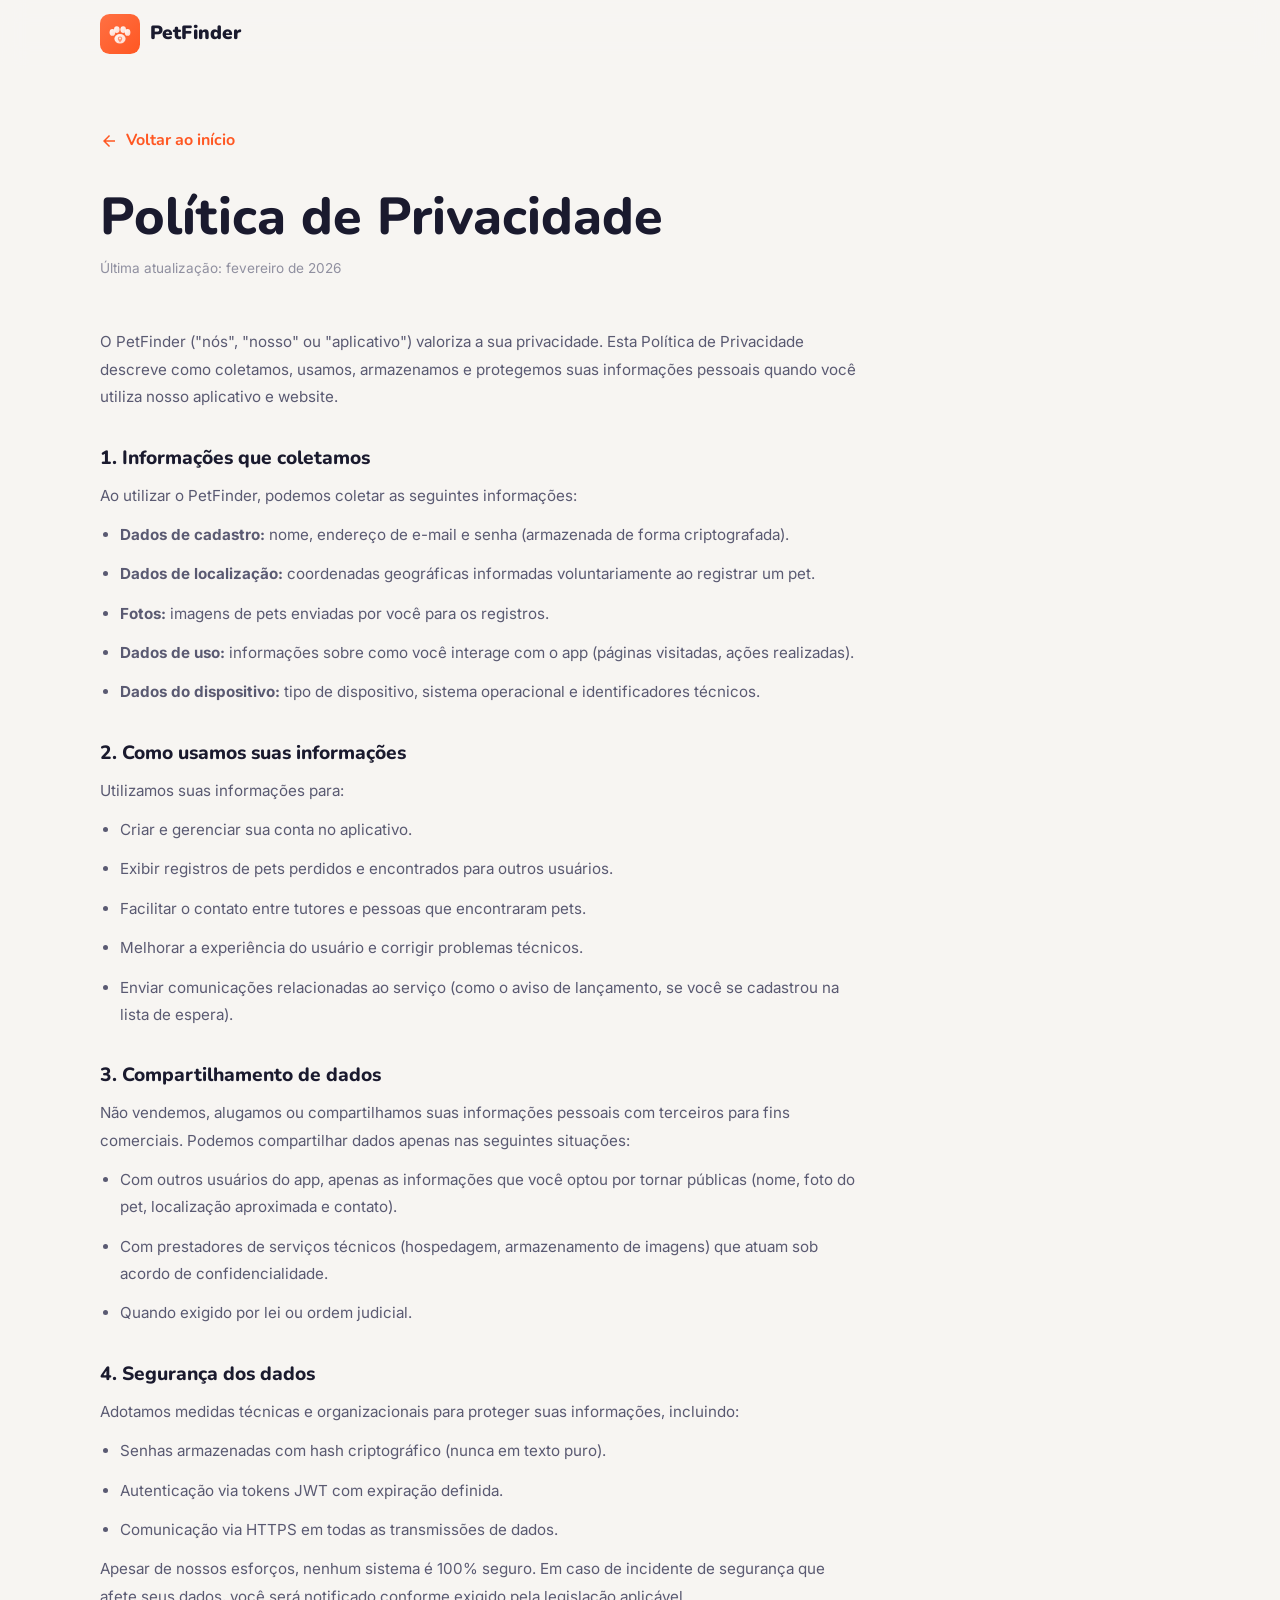
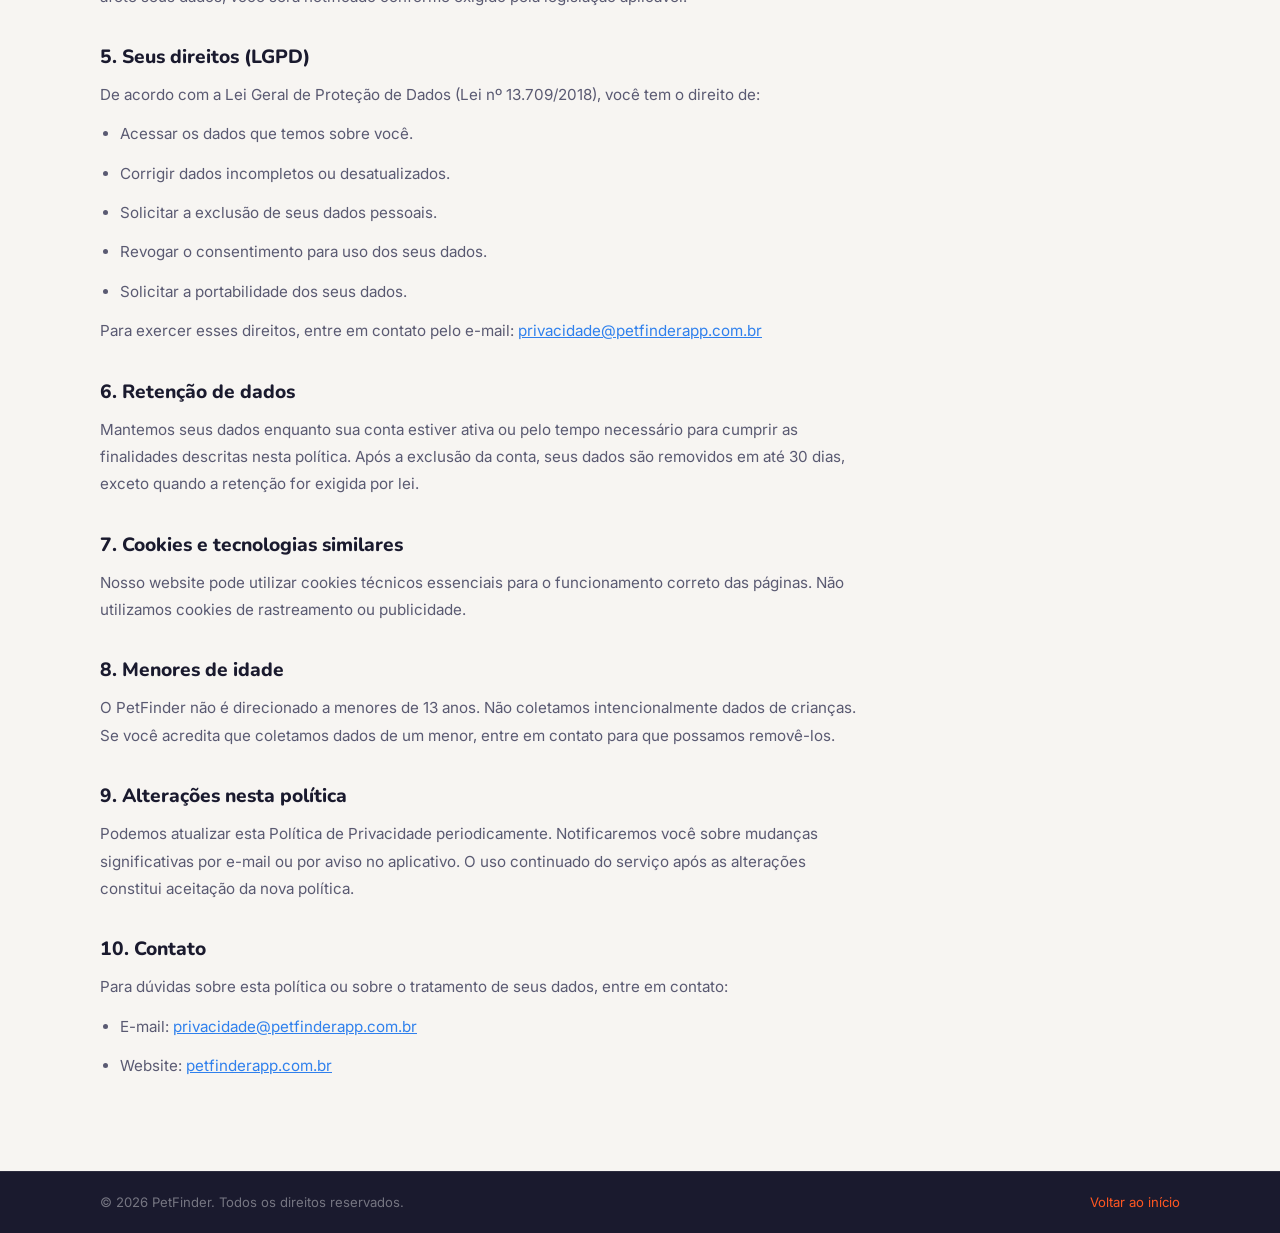
<file: privacy.html>
<!DOCTYPE html>
<html lang="pt-BR">
<head>
  <meta charset="UTF-8" />
  <meta name="viewport" content="width=device-width, initial-scale=1.0" />
  <title>Política de Privacidade – PetFinder</title>
  <meta name="description" content="Política de Privacidade do aplicativo PetFinder. Saiba como coletamos, usamos e protegemos seus dados." />
  <meta name="robots" content="noindex, follow" />
  <link rel="preconnect" href="https://fonts.googleapis.com" />
  <link rel="preconnect" href="https://fonts.gstatic.com" crossorigin />
  <link href="https://fonts.googleapis.com/css2?family=Nunito:wght@400;600;700;800&family=Inter:wght@400;500;600&display=swap" rel="stylesheet" />
  <link rel="stylesheet" href="css/styles.css" />
  <style>
    .legal-page { padding: calc(var(--navbar-h) + 60px) 0 80px; min-height: 100vh; }
    .legal-page h1 { margin-bottom: 8px; }
    .legal-page .meta { color: var(--text-muted); font-size: 0.85rem; margin-bottom: 48px; }
    .legal-content { max-width: 760px; }
    .legal-content h2 { font-size: 1.2rem; margin: 36px 0 12px; color: var(--text); }
    .legal-content p, .legal-content li { font-size: 0.95rem; line-height: 1.8; color: var(--text-secondary); margin-bottom: 12px; }
    .legal-content ul { padding-left: 20px; list-style: disc; }
    .legal-content a { color: var(--blue); text-decoration: underline; }
    .legal-back { display: inline-flex; align-items: center; gap: 8px; color: var(--orange); font-weight: 700; font-family: var(--font-heading); margin-bottom: 32px; }
    .legal-back:hover { opacity: 0.8; }
  </style>
</head>
<body>

  <header class="navbar" id="navbar">
    <div class="container navbar__inner">
      <a href="index.html" class="navbar__logo" aria-label="PetFinder – Início">
        <img src="assets/logo.svg" alt="PetFinder" width="40" height="40" />
        <span>PetFinder</span>
      </a>
    </div>
  </header>

  <main class="legal-page">
    <div class="container">
      <a href="index.html" class="legal-back">
        <svg width="18" height="18" viewBox="0 0 24 24" fill="none" aria-hidden="true"><path d="M20 11H7.83l5.59-5.59L12 4l-8 8 8 8 1.41-1.41L7.83 13H20v-2z" fill="currentColor"/></svg>
        Voltar ao início
      </a>
      <div class="legal-content">
        <h1>Política de Privacidade</h1>
        <p class="meta">Última atualização: fevereiro de 2026</p>

        <p>O PetFinder ("nós", "nosso" ou "aplicativo") valoriza a sua privacidade. Esta Política de Privacidade descreve como coletamos, usamos, armazenamos e protegemos suas informações pessoais quando você utiliza nosso aplicativo e website.</p>

        <h2>1. Informações que coletamos</h2>
        <p>Ao utilizar o PetFinder, podemos coletar as seguintes informações:</p>
        <ul>
          <li><strong>Dados de cadastro:</strong> nome, endereço de e-mail e senha (armazenada de forma criptografada).</li>
          <li><strong>Dados de localização:</strong> coordenadas geográficas informadas voluntariamente ao registrar um pet.</li>
          <li><strong>Fotos:</strong> imagens de pets enviadas por você para os registros.</li>
          <li><strong>Dados de uso:</strong> informações sobre como você interage com o app (páginas visitadas, ações realizadas).</li>
          <li><strong>Dados do dispositivo:</strong> tipo de dispositivo, sistema operacional e identificadores técnicos.</li>
        </ul>

        <h2>2. Como usamos suas informações</h2>
        <p>Utilizamos suas informações para:</p>
        <ul>
          <li>Criar e gerenciar sua conta no aplicativo.</li>
          <li>Exibir registros de pets perdidos e encontrados para outros usuários.</li>
          <li>Facilitar o contato entre tutores e pessoas que encontraram pets.</li>
          <li>Melhorar a experiência do usuário e corrigir problemas técnicos.</li>
          <li>Enviar comunicações relacionadas ao serviço (como o aviso de lançamento, se você se cadastrou na lista de espera).</li>
        </ul>

        <h2>3. Compartilhamento de dados</h2>
        <p>Não vendemos, alugamos ou compartilhamos suas informações pessoais com terceiros para fins comerciais. Podemos compartilhar dados apenas nas seguintes situações:</p>
        <ul>
          <li>Com outros usuários do app, apenas as informações que você optou por tornar públicas (nome, foto do pet, localização aproximada e contato).</li>
          <li>Com prestadores de serviços técnicos (hospedagem, armazenamento de imagens) que atuam sob acordo de confidencialidade.</li>
          <li>Quando exigido por lei ou ordem judicial.</li>
        </ul>

        <h2>4. Segurança dos dados</h2>
        <p>Adotamos medidas técnicas e organizacionais para proteger suas informações, incluindo:</p>
        <ul>
          <li>Senhas armazenadas com hash criptográfico (nunca em texto puro).</li>
          <li>Autenticação via tokens JWT com expiração definida.</li>
          <li>Comunicação via HTTPS em todas as transmissões de dados.</li>
        </ul>
        <p>Apesar de nossos esforços, nenhum sistema é 100% seguro. Em caso de incidente de segurança que afete seus dados, você será notificado conforme exigido pela legislação aplicável.</p>

        <h2>5. Seus direitos (LGPD)</h2>
        <p>De acordo com a Lei Geral de Proteção de Dados (Lei nº 13.709/2018), você tem o direito de:</p>
        <ul>
          <li>Acessar os dados que temos sobre você.</li>
          <li>Corrigir dados incompletos ou desatualizados.</li>
          <li>Solicitar a exclusão de seus dados pessoais.</li>
          <li>Revogar o consentimento para uso dos seus dados.</li>
          <li>Solicitar a portabilidade dos seus dados.</li>
        </ul>
        <p>Para exercer esses direitos, entre em contato pelo e-mail: <a href="mailto:privacidade@petfinderapp.com.br">privacidade@petfinderapp.com.br</a></p>

        <h2>6. Retenção de dados</h2>
        <p>Mantemos seus dados enquanto sua conta estiver ativa ou pelo tempo necessário para cumprir as finalidades descritas nesta política. Após a exclusão da conta, seus dados são removidos em até 30 dias, exceto quando a retenção for exigida por lei.</p>

        <h2>7. Cookies e tecnologias similares</h2>
        <p>Nosso website pode utilizar cookies técnicos essenciais para o funcionamento correto das páginas. Não utilizamos cookies de rastreamento ou publicidade.</p>

        <h2>8. Menores de idade</h2>
        <p>O PetFinder não é direcionado a menores de 13 anos. Não coletamos intencionalmente dados de crianças. Se você acredita que coletamos dados de um menor, entre em contato para que possamos removê-los.</p>

        <h2>9. Alterações nesta política</h2>
        <p>Podemos atualizar esta Política de Privacidade periodicamente. Notificaremos você sobre mudanças significativas por e-mail ou por aviso no aplicativo. O uso continuado do serviço após as alterações constitui aceitação da nova política.</p>

        <h2>10. Contato</h2>
        <p>Para dúvidas sobre esta política ou sobre o tratamento de seus dados, entre em contato:</p>
        <ul>
          <li>E-mail: <a href="mailto:privacidade@petfinderapp.com.br">privacidade@petfinderapp.com.br</a></li>
          <li>Website: <a href="https://petfinderapp.com.br">petfinderapp.com.br</a></li>
        </ul>
      </div>
    </div>
  </main>

  <footer class="footer">
    <div class="footer__bottom">
      <div class="container">
        <p>&copy; 2026 PetFinder. Todos os direitos reservados.</p>
        <p><a href="index.html" style="color: var(--orange);">Voltar ao início</a></p>
      </div>
    </div>
  </footer>

  <script src="js/script.js" defer></script>
</body>
</html>
</file>
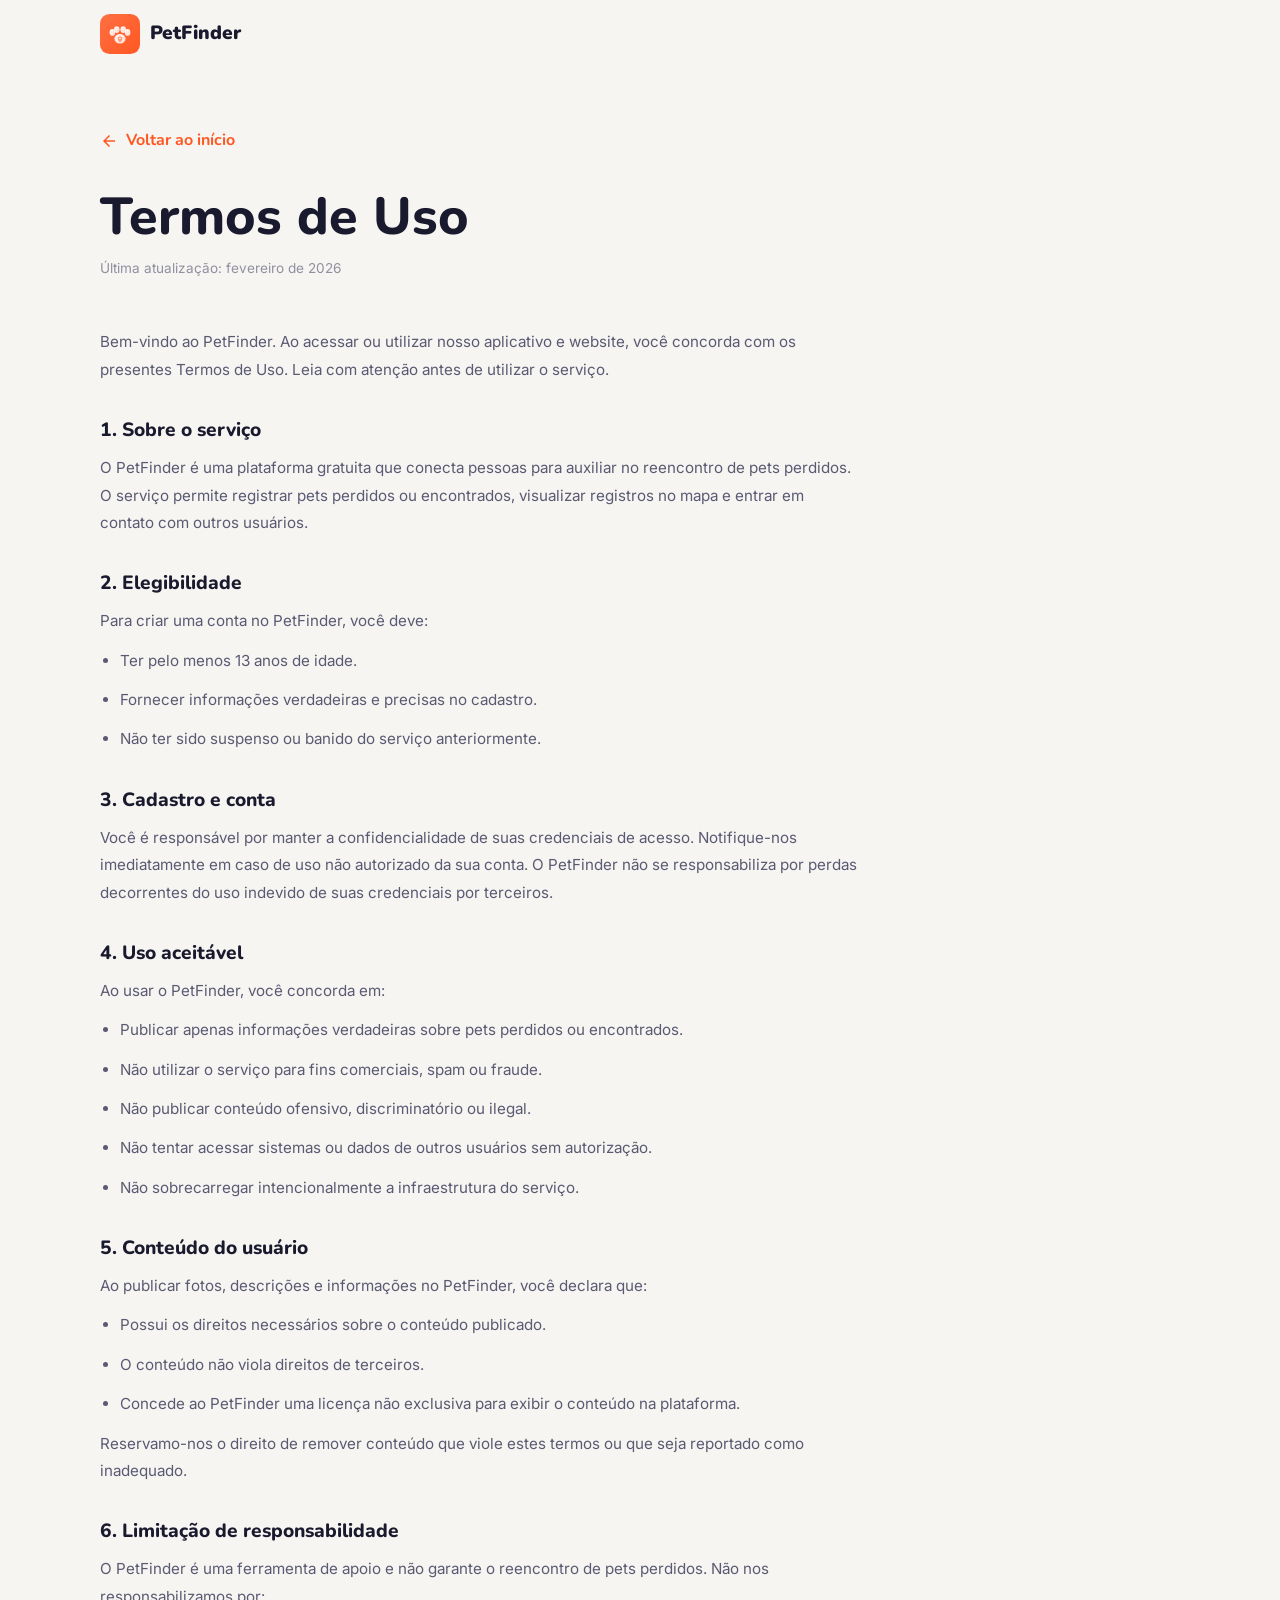
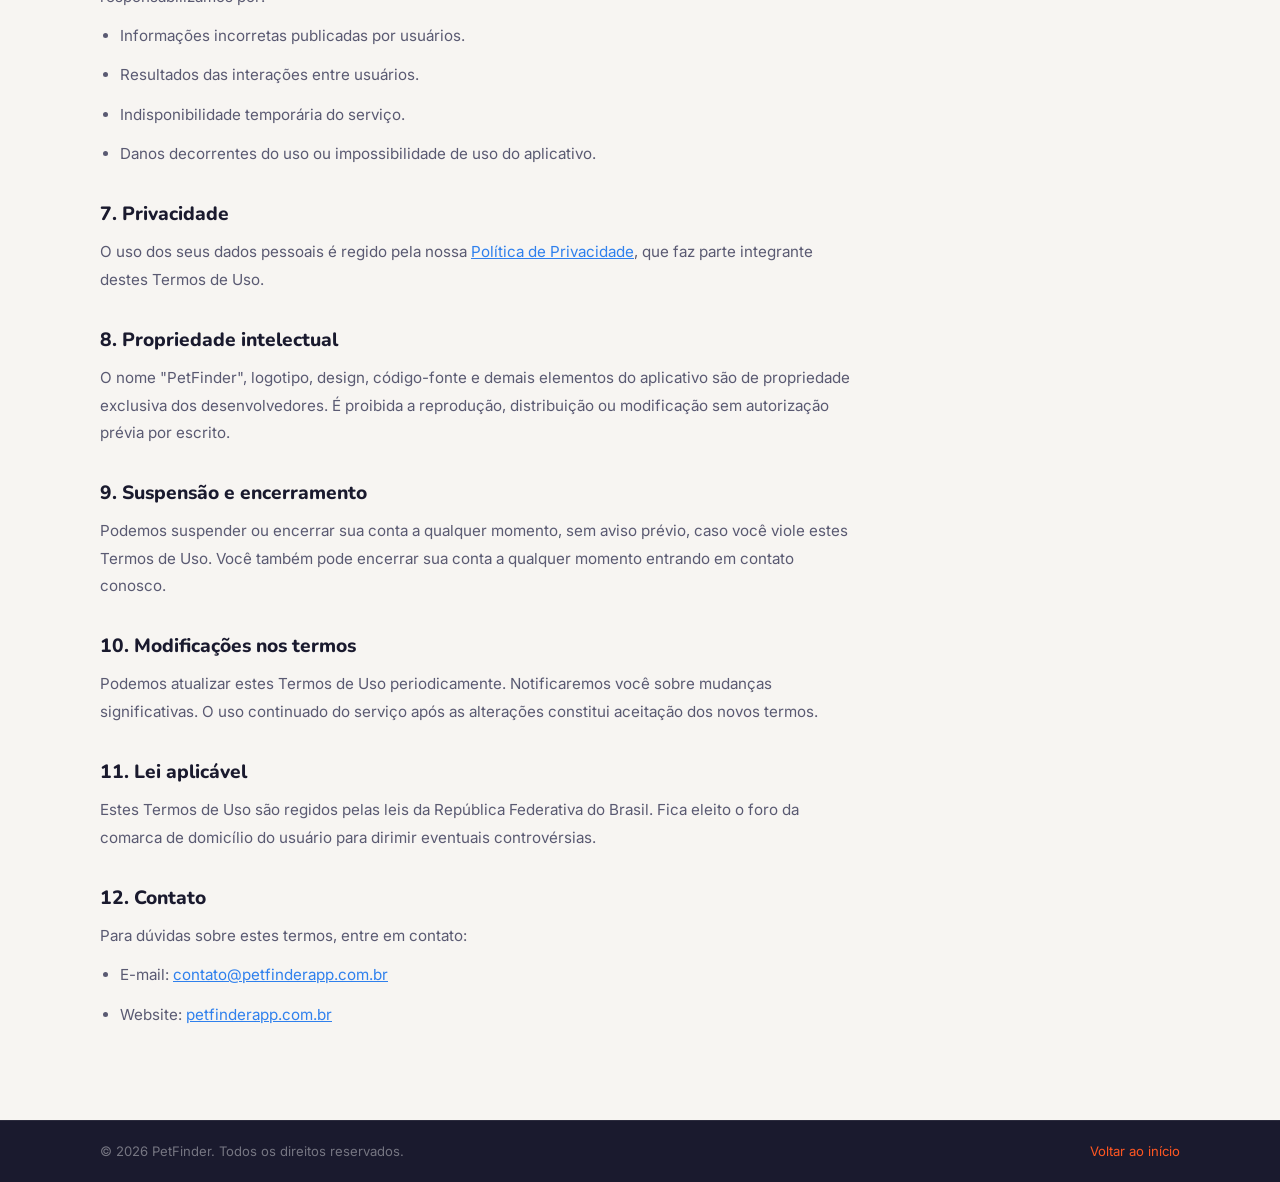
<file: terms.html>
<!DOCTYPE html>
<html lang="pt-BR">
<head>
  <meta charset="UTF-8" />
  <meta name="viewport" content="width=device-width, initial-scale=1.0" />
  <title>Termos de Uso – PetFinder</title>
  <meta name="description" content="Termos de Uso do aplicativo PetFinder. Leia as condições de uso do nosso serviço." />
  <meta name="robots" content="noindex, follow" />
  <link rel="preconnect" href="https://fonts.googleapis.com" />
  <link rel="preconnect" href="https://fonts.gstatic.com" crossorigin />
  <link href="https://fonts.googleapis.com/css2?family=Nunito:wght@400;600;700;800&family=Inter:wght@400;500;600&display=swap" rel="stylesheet" />
  <link rel="stylesheet" href="css/styles.css" />
  <style>
    .legal-page { padding: calc(var(--navbar-h) + 60px) 0 80px; min-height: 100vh; }
    .legal-page h1 { margin-bottom: 8px; }
    .legal-page .meta { color: var(--text-muted); font-size: 0.85rem; margin-bottom: 48px; }
    .legal-content { max-width: 760px; }
    .legal-content h2 { font-size: 1.2rem; margin: 36px 0 12px; color: var(--text); }
    .legal-content p, .legal-content li { font-size: 0.95rem; line-height: 1.8; color: var(--text-secondary); margin-bottom: 12px; }
    .legal-content ul { padding-left: 20px; list-style: disc; }
    .legal-content a { color: var(--blue); text-decoration: underline; }
    .legal-back { display: inline-flex; align-items: center; gap: 8px; color: var(--orange); font-weight: 700; font-family: var(--font-heading); margin-bottom: 32px; }
    .legal-back:hover { opacity: 0.8; }
  </style>
</head>
<body>

  <header class="navbar" id="navbar">
    <div class="container navbar__inner">
      <a href="index.html" class="navbar__logo" aria-label="PetFinder – Início">
        <img src="assets/logo.svg" alt="PetFinder" width="40" height="40" />
        <span>PetFinder</span>
      </a>
    </div>
  </header>

  <main class="legal-page">
    <div class="container">
      <a href="index.html" class="legal-back">
        <svg width="18" height="18" viewBox="0 0 24 24" fill="none" aria-hidden="true"><path d="M20 11H7.83l5.59-5.59L12 4l-8 8 8 8 1.41-1.41L7.83 13H20v-2z" fill="currentColor"/></svg>
        Voltar ao início
      </a>
      <div class="legal-content">
        <h1>Termos de Uso</h1>
        <p class="meta">Última atualização: fevereiro de 2026</p>

        <p>Bem-vindo ao PetFinder. Ao acessar ou utilizar nosso aplicativo e website, você concorda com os presentes Termos de Uso. Leia com atenção antes de utilizar o serviço.</p>

        <h2>1. Sobre o serviço</h2>
        <p>O PetFinder é uma plataforma gratuita que conecta pessoas para auxiliar no reencontro de pets perdidos. O serviço permite registrar pets perdidos ou encontrados, visualizar registros no mapa e entrar em contato com outros usuários.</p>

        <h2>2. Elegibilidade</h2>
        <p>Para criar uma conta no PetFinder, você deve:</p>
        <ul>
          <li>Ter pelo menos 13 anos de idade.</li>
          <li>Fornecer informações verdadeiras e precisas no cadastro.</li>
          <li>Não ter sido suspenso ou banido do serviço anteriormente.</li>
        </ul>

        <h2>3. Cadastro e conta</h2>
        <p>Você é responsável por manter a confidencialidade de suas credenciais de acesso. Notifique-nos imediatamente em caso de uso não autorizado da sua conta. O PetFinder não se responsabiliza por perdas decorrentes do uso indevido de suas credenciais por terceiros.</p>

        <h2>4. Uso aceitável</h2>
        <p>Ao usar o PetFinder, você concorda em:</p>
        <ul>
          <li>Publicar apenas informações verdadeiras sobre pets perdidos ou encontrados.</li>
          <li>Não utilizar o serviço para fins comerciais, spam ou fraude.</li>
          <li>Não publicar conteúdo ofensivo, discriminatório ou ilegal.</li>
          <li>Não tentar acessar sistemas ou dados de outros usuários sem autorização.</li>
          <li>Não sobrecarregar intencionalmente a infraestrutura do serviço.</li>
        </ul>

        <h2>5. Conteúdo do usuário</h2>
        <p>Ao publicar fotos, descrições e informações no PetFinder, você declara que:</p>
        <ul>
          <li>Possui os direitos necessários sobre o conteúdo publicado.</li>
          <li>O conteúdo não viola direitos de terceiros.</li>
          <li>Concede ao PetFinder uma licença não exclusiva para exibir o conteúdo na plataforma.</li>
        </ul>
        <p>Reservamo-nos o direito de remover conteúdo que viole estes termos ou que seja reportado como inadequado.</p>

        <h2>6. Limitação de responsabilidade</h2>
        <p>O PetFinder é uma ferramenta de apoio e não garante o reencontro de pets perdidos. Não nos responsabilizamos por:</p>
        <ul>
          <li>Informações incorretas publicadas por usuários.</li>
          <li>Resultados das interações entre usuários.</li>
          <li>Indisponibilidade temporária do serviço.</li>
          <li>Danos decorrentes do uso ou impossibilidade de uso do aplicativo.</li>
        </ul>

        <h2>7. Privacidade</h2>
        <p>O uso dos seus dados pessoais é regido pela nossa <a href="privacy.html">Política de Privacidade</a>, que faz parte integrante destes Termos de Uso.</p>

        <h2>8. Propriedade intelectual</h2>
        <p>O nome "PetFinder", logotipo, design, código-fonte e demais elementos do aplicativo são de propriedade exclusiva dos desenvolvedores. É proibida a reprodução, distribuição ou modificação sem autorização prévia por escrito.</p>

        <h2>9. Suspensão e encerramento</h2>
        <p>Podemos suspender ou encerrar sua conta a qualquer momento, sem aviso prévio, caso você viole estes Termos de Uso. Você também pode encerrar sua conta a qualquer momento entrando em contato conosco.</p>

        <h2>10. Modificações nos termos</h2>
        <p>Podemos atualizar estes Termos de Uso periodicamente. Notificaremos você sobre mudanças significativas. O uso continuado do serviço após as alterações constitui aceitação dos novos termos.</p>

        <h2>11. Lei aplicável</h2>
        <p>Estes Termos de Uso são regidos pelas leis da República Federativa do Brasil. Fica eleito o foro da comarca de domicílio do usuário para dirimir eventuais controvérsias.</p>

        <h2>12. Contato</h2>
        <p>Para dúvidas sobre estes termos, entre em contato:</p>
        <ul>
          <li>E-mail: <a href="mailto:contato@petfinderapp.com.br">contato@petfinderapp.com.br</a></li>
          <li>Website: <a href="https://petfinderapp.com.br">petfinderapp.com.br</a></li>
        </ul>
      </div>
    </div>
  </main>

  <footer class="footer">
    <div class="footer__bottom">
      <div class="container">
        <p>&copy; 2026 PetFinder. Todos os direitos reservados.</p>
        <p><a href="index.html" style="color: var(--orange);">Voltar ao início</a></p>
      </div>
    </div>
  </footer>

  <script src="js/script.js" defer></script>
</body>
</html>
</file>
<file: css/styles.css>
/* ============================================================
   PetFinder – Design System
   ============================================================ */

/* ---------- Custom Properties ---------- */
:root {
  --orange: #FF5722;
  --orange-dark: #E64A19;
  --orange-light: #FFF3EF;
  --green: #4CAF50;
  --green-dark: #388E3C;
  --green-light: #F1F8F1;
  --blue: #2F80ED;
  --blue-dark: #1565C0;
  --blue-light: #EBF3FD;
  --white: #FFFFFF;
  --bg: #F7F5F2;
  --bg-alt: #FFFFFF;
  --text: #1A1A2E;
  --text-secondary: #5A5A72;
  --text-muted: #9090A0;
  --border: #E8E8EE;
  --shadow-sm: 0 2px 8px rgba(0, 0, 0, 0.06);
  --shadow-md: 0 4px 20px rgba(0, 0, 0, 0.10);
  --shadow-lg: 0 8px 40px rgba(0, 0, 0, 0.14);
  --radius-sm: 8px;
  --radius-md: 16px;
  --radius-lg: 24px;
  --radius-xl: 32px;
  --font-heading: 'Nunito', sans-serif;
  --font-body: 'Inter', sans-serif;
  --transition: 0.25s ease;
  --navbar-h: 68px;
}

/* ---------- Reset ---------- */
*, *::before, *::after { box-sizing: border-box; margin: 0; padding: 0; }

html {
  scroll-behavior: smooth;
  font-size: 16px;
  -webkit-text-size-adjust: 100%;
}

body {
  font-family: var(--font-body);
  background-color: var(--bg);
  color: var(--text);
  line-height: 1.6;
  overflow-x: hidden;
}

img { max-width: 100%; height: auto; display: block; }
a { color: inherit; text-decoration: none; }
button { cursor: pointer; border: none; background: none; font-family: inherit; }
ul, ol { list-style: none; }
input, textarea, button { font-family: inherit; }

/* ---------- Typography ---------- */
h1, h2, h3, h4 {
  font-family: var(--font-heading);
  line-height: 1.2;
  font-weight: 800;
  color: var(--text);
}

h1 { font-size: clamp(2rem, 5vw, 3.25rem); }
h2 { font-size: clamp(1.6rem, 3.5vw, 2.4rem); }
h3 { font-size: clamp(1.1rem, 2vw, 1.35rem); }

p { color: var(--text-secondary); }

.text--orange { color: var(--orange); }
.text--green  { color: var(--green); }
.text--blue   { color: var(--blue); }

/* ---------- Container ---------- */
.container {
  width: 100%;
  max-width: 1120px;
  margin: 0 auto;
  padding: 0 20px;
}

/* ---------- Buttons ---------- */
.btn {
  display: inline-flex;
  align-items: center;
  justify-content: center;
  gap: 8px;
  font-family: var(--font-heading);
  font-weight: 700;
  border-radius: var(--radius-xl);
  transition: transform var(--transition), box-shadow var(--transition), background var(--transition);
  cursor: pointer;
  white-space: nowrap;
  border: none;
  text-decoration: none;
}

.btn:hover  { transform: translateY(-2px); }
.btn:active { transform: translateY(0); }

.btn--lg  { padding: 16px 32px; font-size: 1.05rem; }
.btn--md  { padding: 13px 28px; font-size: 0.95rem; }
.btn--sm  { padding: 9px 20px;  font-size: 0.875rem; }
.btn--full { width: 100%; }

.btn--orange {
  background: var(--orange);
  color: var(--white);
  box-shadow: 0 4px 16px rgba(255, 87, 34, 0.35);
}
.btn--orange:hover {
  background: var(--orange-dark);
  box-shadow: 0 6px 24px rgba(255, 87, 34, 0.45);
}

.btn--green {
  background: var(--green);
  color: var(--white);
  box-shadow: 0 4px 16px rgba(76, 175, 80, 0.35);
}
.btn--green:hover {
  background: var(--green-dark);
  box-shadow: 0 6px 24px rgba(76, 175, 80, 0.45);
}

.btn--blue {
  background: var(--blue);
  color: var(--white);
  box-shadow: 0 4px 16px rgba(47, 128, 237, 0.30);
}
.btn--blue:hover {
  background: var(--blue-dark);
  box-shadow: 0 6px 24px rgba(47, 128, 237, 0.40);
}

.btn--play {
  display: inline-flex;
  align-items: center;
  gap: 14px;
  background: var(--text);
  color: var(--white);
  padding: 14px 28px;
  border-radius: var(--radius-md);
  box-shadow: var(--shadow-md);
  font-family: var(--font-heading);
}
.btn--play small { display: block; font-size: 0.72rem; opacity: 0.75; font-weight: 400; }
.btn--play strong { display: block; font-size: 1.05rem; font-weight: 800; }
.btn--play:hover { transform: translateY(-2px); box-shadow: var(--shadow-lg); }

/* ---------- Section Helpers ---------- */
section { padding: 80px 0; }

.section-header {
  text-align: center;
  max-width: 640px;
  margin: 0 auto 56px;
}

.section-tag {
  display: inline-block;
  background: var(--orange-light);
  color: var(--orange);
  font-family: var(--font-heading);
  font-weight: 700;
  font-size: 0.8rem;
  text-transform: uppercase;
  letter-spacing: 0.08em;
  padding: 5px 14px;
  border-radius: 100px;
  margin-bottom: 12px;
}

.section-tag--light {
  background: rgba(255,255,255,0.2);
  color: var(--white);
}

.section-title { margin-bottom: 12px; }
.section-desc  { font-size: 1.05rem; }

/* ============================================================
   NAVBAR
   ============================================================ */
.navbar {
  position: fixed;
  top: 0; left: 0; right: 0;
  z-index: 1000;
  height: var(--navbar-h);
  background: rgba(247, 245, 242, 0.85);
  backdrop-filter: blur(12px);
  -webkit-backdrop-filter: blur(12px);
  border-bottom: 1px solid transparent;
  transition: border-color var(--transition), box-shadow var(--transition);
}

.navbar.scrolled {
  border-color: var(--border);
  box-shadow: var(--shadow-sm);
}

.navbar__inner {
  display: flex;
  align-items: center;
  justify-content: space-between;
  height: 100%;
}

.navbar__logo {
  display: flex;
  align-items: center;
  gap: 10px;
  font-family: var(--font-heading);
  font-weight: 900;
  font-size: 1.2rem;
  color: var(--text);
}

.navbar__links {
  display: flex;
  align-items: center;
  gap: 28px;
}

.navbar__links a {
  font-size: 0.9rem;
  font-weight: 600;
  color: var(--text-secondary);
  transition: color var(--transition);
}
.navbar__links a:hover { color: var(--orange); }

.navbar__toggle {
  display: none;
  flex-direction: column;
  gap: 5px;
  padding: 8px;
  border-radius: var(--radius-sm);
}
.navbar__toggle span {
  display: block;
  width: 22px;
  height: 2px;
  background: var(--text);
  border-radius: 2px;
  transition: transform var(--transition), opacity var(--transition);
}
.navbar__toggle.open span:nth-child(1) { transform: translateY(7px) rotate(45deg); }
.navbar__toggle.open span:nth-child(2) { opacity: 0; }
.navbar__toggle.open span:nth-child(3) { transform: translateY(-7px) rotate(-45deg); }

/* ============================================================
   HERO
   ============================================================ */
.hero {
  position: relative;
  min-height: 100vh;
  display: flex;
  align-items: center;
  justify-content: center;
  padding: calc(var(--navbar-h) + 40px) 0 80px;
  overflow: hidden;
  background: linear-gradient(160deg, #FFF8F5 0%, #F7F5F2 50%, #EFF5FF 100%);
}

.hero__bg-shapes { position: absolute; inset: 0; pointer-events: none; overflow: hidden; }

.shape {
  position: absolute;
  border-radius: 50%;
  opacity: 0.12;
  filter: blur(60px);
}
.shape--1 { width: 500px; height: 500px; background: var(--orange); top: -100px; right: -100px; }
.shape--2 { width: 400px; height: 400px; background: var(--green);  bottom: -80px; left: -80px; }
.shape--3 { width: 300px; height: 300px; background: var(--blue);   top: 40%;  left: 50%; }

.hero__content {
  position: relative;
  text-align: center;
  z-index: 1;
}

.hero__logo-wrap {
  margin-bottom: 20px;
  animation: float 3s ease-in-out infinite;
}

.hero__logo {
  margin: 0 auto;
  filter: drop-shadow(0 8px 24px rgba(255, 87, 34, 0.25));
}

@keyframes float {
  0%, 100% { transform: translateY(0); }
  50%       { transform: translateY(-8px); }
}

.hero__title {
  margin-bottom: 16px;
  letter-spacing: -0.02em;
}

.hero__subtitle {
  font-size: clamp(1rem, 2vw, 1.2rem);
  max-width: 520px;
  margin: 0 auto 36px;
  color: var(--text-secondary);
}

.hero__actions {
  display: flex;
  flex-wrap: wrap;
  gap: 14px;
  justify-content: center;
  margin-bottom: 16px;
}

.hero__btn-secondary { margin-bottom: 24px; }

.hero__note {
  font-size: 0.82rem;
  color: var(--text-muted);
}

.hero__scroll-indicator {
  position: absolute;
  bottom: 28px;
  left: 50%;
  transform: translateX(-50%);
}

.scroll-dot {
  width: 6px;
  height: 6px;
  background: var(--text-muted);
  border-radius: 50%;
  animation: bounce 1.6s ease-in-out infinite;
}

@keyframes bounce {
  0%, 100% { transform: translateY(0); opacity: 1; }
  50%       { transform: translateY(8px); opacity: 0.4; }
}

/* ============================================================
   SOBRE
   ============================================================ */
.sobre { background: var(--bg-alt); }

.sobre__grid {
  display: grid;
  grid-template-columns: repeat(auto-fit, minmax(280px, 1fr));
  gap: 24px;
}

.sobre__card {
  background: var(--bg);
  border-radius: var(--radius-lg);
  padding: 32px 28px;
  border: 1px solid var(--border);
  transition: transform var(--transition), box-shadow var(--transition);
}

.sobre__card:hover {
  transform: translateY(-4px);
  box-shadow: var(--shadow-md);
}

.sobre__card--highlight {
  background: var(--white);
  border-color: var(--green);
  box-shadow: var(--shadow-sm);
}

.sobre__icon {
  width: 60px;
  height: 60px;
  border-radius: var(--radius-md);
  display: flex;
  align-items: center;
  justify-content: center;
  margin-bottom: 20px;
}

.sobre__icon--orange { background: var(--orange-light); color: var(--orange); }
.sobre__icon--green  { background: var(--green-light);  color: var(--green); }
.sobre__icon--blue   { background: var(--blue-light);   color: var(--blue); }

.sobre__card h3 { margin-bottom: 10px; }

/* ============================================================
   COMO FUNCIONA
   ============================================================ */
.como-funciona { background: var(--bg); }

.steps {
  display: flex;
  align-items: flex-start;
  gap: 0;
  position: relative;
}

.step {
  flex: 1;
  text-align: center;
  padding: 0 16px;
  animation: fadeUp 0.6s ease both;
}

.step:nth-child(1) { animation-delay: 0.1s; }
.step:nth-child(3) { animation-delay: 0.2s; }
.step:nth-child(5) { animation-delay: 0.3s; }

@keyframes fadeUp {
  from { opacity: 0; transform: translateY(24px); }
  to   { opacity: 1; transform: translateY(0); }
}

.step__number {
  width: 52px;
  height: 52px;
  border-radius: 50%;
  display: flex;
  align-items: center;
  justify-content: center;
  font-family: var(--font-heading);
  font-weight: 900;
  font-size: 1.4rem;
  color: var(--white);
  margin: 0 auto 20px;
  box-shadow: var(--shadow-md);
}

.step__number--orange { background: var(--orange); box-shadow: 0 4px 16px rgba(255,87,34,0.4); }
.step__number--green  { background: var(--green);  box-shadow: 0 4px 16px rgba(76,175,80,0.4); }
.step__number--blue   { background: var(--blue);   box-shadow: 0 4px 16px rgba(47,128,237,0.4); }

.step__icon {
  width: 80px;
  height: 80px;
  background: var(--white);
  border-radius: var(--radius-lg);
  display: flex;
  align-items: center;
  justify-content: center;
  margin: 0 auto 20px;
  box-shadow: var(--shadow-sm);
  border: 1px solid var(--border);
}

.step__title { margin-bottom: 10px; }

.step__connector {
  flex: 0 0 40px;
  height: 2px;
  background: linear-gradient(90deg, var(--border), var(--border));
  margin-top: 78px;
  position: relative;
}

.step__connector::after {
  content: '';
  position: absolute;
  right: -6px;
  top: -4px;
  width: 0;
  height: 0;
  border-left: 8px solid var(--border);
  border-top: 5px solid transparent;
  border-bottom: 5px solid transparent;
}

/* ============================================================
   RECURSOS
   ============================================================ */
.recursos { background: var(--bg-alt); }

.recursos__grid {
  display: grid;
  grid-template-columns: repeat(auto-fit, minmax(300px, 1fr));
  gap: 20px;
}

.recurso-card {
  background: var(--bg);
  border-radius: var(--radius-lg);
  padding: 28px 24px;
  border: 1px solid var(--border);
  position: relative;
  transition: transform var(--transition), box-shadow var(--transition);
}

.recurso-card:hover {
  transform: translateY(-4px);
  box-shadow: var(--shadow-md);
  background: var(--white);
}

.recurso-card__icon {
  width: 52px;
  height: 52px;
  border-radius: var(--radius-md);
  display: flex;
  align-items: center;
  justify-content: center;
  margin-bottom: 16px;
}

.recurso-card__icon--orange { background: var(--orange-light); color: var(--orange); }
.recurso-card__icon--green  { background: var(--green-light);  color: var(--green); }
.recurso-card__icon--blue   { background: var(--blue-light);   color: var(--blue); }

.recurso-card h3 { margin-bottom: 8px; }

.recurso-card__badge {
  display: inline-block;
  margin-top: 14px;
  padding: 3px 12px;
  border-radius: 100px;
  font-size: 0.75rem;
  font-family: var(--font-heading);
  font-weight: 700;
  text-transform: uppercase;
  letter-spacing: 0.06em;
}

.recurso-card__badge--orange { background: var(--orange-light); color: var(--orange); }
.recurso-card__badge--green  { background: var(--green-light);  color: var(--green); }
.recurso-card__badge--blue   { background: var(--blue-light);   color: var(--blue); }

/* ============================================================
   SCREENSHOTS
   ============================================================ */
.screenshots { background: var(--bg); overflow: hidden; }

.screenshots__grid {
  display: flex;
  gap: 24px;
  justify-content: center;
  flex-wrap: wrap;
}

/* Phone Mockup */
.phone-mockup { text-align: center; }

.phone-mockup__frame {
  width: 200px;
  height: 400px;
  background: #1A1A2E;
  border-radius: 36px;
  padding: 12px;
  box-shadow: 0 20px 60px rgba(0,0,0,0.25), 0 0 0 1px rgba(255,255,255,0.08) inset;
  position: relative;
  margin: 0 auto 12px;
}

.phone-mockup__notch {
  width: 60px;
  height: 8px;
  background: #0d0d1a;
  border-radius: 0 0 8px 8px;
  margin: 0 auto 8px;
}

.phone-mockup__screen {
  background: var(--white);
  border-radius: 24px;
  height: calc(100% - 28px);
  overflow: hidden;
}

.phone-mockup__label {
  font-family: var(--font-heading);
  font-weight: 700;
  font-size: 0.85rem;
  color: var(--text-secondary);
}

/* Mock Screen Content */
.mock-screen {
  padding: 12px 10px;
  height: 100%;
  display: flex;
  flex-direction: column;
  gap: 8px;
  background: #F7F5F2;
}

.mock-header {
  display: flex;
  align-items: center;
  gap: 6px;
  font-family: var(--font-heading);
  font-weight: 800;
  font-size: 0.8rem;
  color: var(--text);
  background: var(--white);
  padding: 8px 10px;
  border-radius: var(--radius-sm);
}

.mock-header--back { gap: 8px; }
.mock-back { font-size: 1rem; color: var(--blue); }

.mock-logo-small {
  width: 18px; height: 18px;
  background: var(--orange);
  border-radius: 5px;
}

.mock-btn {
  border-radius: 100px;
  padding: 8px 12px;
  font-family: var(--font-heading);
  font-weight: 700;
  font-size: 0.7rem;
  text-align: center;
  color: var(--white);
}

.mock-btn--orange { background: var(--orange); }
.mock-btn--green  { background: var(--green); }
.mock-btn--blue   { background: var(--blue); }
.mock-btn--sm     { padding: 6px 10px; font-size: 0.65rem; }

.mock-stats {
  display: flex;
  gap: 6px;
  margin-top: auto;
}

.mock-stat {
  flex: 1;
  background: var(--white);
  border-radius: var(--radius-sm);
  padding: 8px 6px;
  text-align: center;
}

.mock-stat strong {
  display: block;
  font-size: 1rem;
  font-family: var(--font-heading);
  color: var(--text);
}

.mock-stat span { font-size: 0.6rem; color: var(--text-muted); }

.mock-photo-upload {
  background: var(--white);
  border: 2px dashed var(--border);
  border-radius: var(--radius-md);
  height: 70px;
  display: flex;
  flex-direction: column;
  align-items: center;
  justify-content: center;
  gap: 4px;
  font-size: 0.6rem;
  color: var(--text-muted);
}

.mock-field {
  background: var(--white);
  border-radius: var(--radius-sm);
  padding: 7px 10px;
  font-size: 0.65rem;
  color: var(--text-muted);
  border: 1px solid var(--border);
}

/* Map mock */
.mock-map {
  flex: 1;
  background: #e8f4e8;
  border-radius: var(--radius-md);
  position: relative;
  overflow: hidden;
  min-height: 120px;
}

.mock-map__bg {
  position: absolute;
  inset: 0;
  background:
    repeating-linear-gradient(0deg, rgba(255,255,255,0.4) 0, rgba(255,255,255,0.4) 1px, transparent 1px, transparent 20px),
    repeating-linear-gradient(90deg, rgba(255,255,255,0.4) 0, rgba(255,255,255,0.4) 1px, transparent 1px, transparent 20px);
}

.mock-pin {
  position: absolute;
  width: 14px;
  height: 14px;
  border-radius: 50% 50% 50% 0;
  transform: rotate(-45deg);
  border: 2px solid white;
  box-shadow: 0 2px 6px rgba(0,0,0,0.3);
}

.mock-pin--orange { background: var(--orange); }
.mock-pin--green  { background: var(--green); }

.mock-legend {
  display: flex;
  gap: 8px;
}

.mock-legend__item {
  flex: 1;
  text-align: center;
  font-size: 0.6rem;
  font-family: var(--font-heading);
  font-weight: 700;
  padding: 4px;
  border-radius: 100px;
}

.mock-legend__item--orange { background: var(--orange-light); color: var(--orange); }
.mock-legend__item--green  { background: var(--green-light);  color: var(--green); }

/* Pet cards in list mock */
.mock-pet-card {
  display: flex;
  align-items: center;
  gap: 8px;
  background: var(--white);
  border-radius: var(--radius-sm);
  padding: 8px;
  border-left: 3px solid;
}

.mock-pet-card--orange { border-color: var(--orange); }
.mock-pet-card--green  { border-color: var(--green); }

.mock-pet-thumb {
  width: 36px;
  height: 36px;
  border-radius: var(--radius-sm);
  background: linear-gradient(135deg, #FFD0B5, #FFAB91);
  flex-shrink: 0;
}
.mock-pet-thumb--2 { background: linear-gradient(135deg, #C8E6C9, #A5D6A7); }
.mock-pet-thumb--3 { background: linear-gradient(135deg, #BBDEFB, #90CAF9); }

.mock-pet-info {
  display: flex;
  flex-direction: column;
  gap: 1px;
}

.mock-pet-info strong { font-size: 0.7rem; font-family: var(--font-heading); color: var(--text); }
.mock-pet-info span   { font-size: 0.58rem; color: var(--text-muted); }
.mock-pet-dist        { color: var(--blue) !important; font-weight: 600; }

/* ============================================================
   FAQ
   ============================================================ */
.faq { background: var(--bg-alt); }

.faq__list {
  max-width: 720px;
  margin: 0 auto;
  display: flex;
  flex-direction: column;
  gap: 12px;
}

.faq__item {
  background: var(--bg);
  border-radius: var(--radius-md);
  border: 1px solid var(--border);
  overflow: hidden;
  transition: box-shadow var(--transition);
}

.faq__item.open {
  box-shadow: var(--shadow-sm);
  border-color: var(--orange);
}

.faq__question {
  width: 100%;
  display: flex;
  align-items: center;
  justify-content: space-between;
  gap: 16px;
  padding: 20px 24px;
  font-family: var(--font-heading);
  font-weight: 700;
  font-size: 1rem;
  color: var(--text);
  text-align: left;
  transition: background var(--transition);
}

.faq__question:hover { background: var(--white); }

.faq__chevron {
  flex-shrink: 0;
  color: var(--orange);
  transition: transform var(--transition);
}

.faq__item.open .faq__chevron { transform: rotate(180deg); }

.faq__answer {
  max-height: 0;
  overflow: hidden;
  transition: max-height 0.35s ease, padding 0.35s ease;
}

.faq__answer p {
  padding: 0 24px 20px;
  font-size: 0.95rem;
  line-height: 1.7;
}

.faq__answer a { color: var(--blue); text-decoration: underline; }

.faq__item.open .faq__answer { max-height: 300px; }

/* ============================================================
   DOWNLOAD
   ============================================================ */
.download {
  background: linear-gradient(135deg, var(--orange) 0%, #FF7043 50%, var(--orange-dark) 100%);
  color: var(--white);
  padding: 80px 0;
}

.download__inner {
  display: grid;
  grid-template-columns: 1fr 1fr;
  gap: 60px;
  align-items: center;
}

.download__title {
  color: var(--white);
  margin-bottom: 16px;
}

.download__desc {
  color: rgba(255,255,255,0.85);
  font-size: 1.05rem;
  margin-bottom: 32px;
}

.download__form-wrap {
  background: var(--white);
  border-radius: var(--radius-xl);
  padding: 36px 32px;
  box-shadow: var(--shadow-lg);
}

.download__form-wrap h3 {
  margin-bottom: 6px;
  font-size: 1.3rem;
}

.download__form-wrap > p {
  color: var(--text-secondary);
  margin-bottom: 24px;
  font-size: 0.9rem;
}

/* ============================================================
   FORMS
   ============================================================ */
.form-group {
  margin-bottom: 16px;
}

.form-group label {
  display: block;
  font-size: 0.85rem;
  font-weight: 600;
  color: var(--text);
  margin-bottom: 6px;
}

.form-group input,
.form-group textarea {
  width: 100%;
  padding: 12px 16px;
  border: 1.5px solid var(--border);
  border-radius: var(--radius-md);
  font-size: 0.95rem;
  color: var(--text);
  background: var(--bg);
  transition: border-color var(--transition), box-shadow var(--transition);
  outline: none;
}

.form-group input:focus,
.form-group textarea:focus {
  border-color: var(--orange);
  box-shadow: 0 0 0 3px rgba(255, 87, 34, 0.12);
  background: var(--white);
}

.form-group textarea { resize: vertical; min-height: 120px; }

.form-note {
  font-size: 0.78rem;
  color: var(--text-muted);
  text-align: center;
  margin-top: 10px;
}

.form-success {
  text-align: center;
  padding: 24px;
}

.form-success p {
  margin-top: 12px;
  font-weight: 600;
  color: var(--green-dark);
}

/* ============================================================
   CONTATO
   ============================================================ */
.contato { background: var(--bg); }

.contato__inner {
  display: grid;
  grid-template-columns: 1fr 1.5fr;
  gap: 60px;
  align-items: start;
}

.contato__info { padding-top: 8px; }

.contato__item {
  display: flex;
  align-items: flex-start;
  gap: 14px;
  margin-bottom: 24px;
}

.contato__item-icon {
  width: 44px;
  height: 44px;
  background: var(--orange-light);
  color: var(--orange);
  border-radius: var(--radius-md);
  display: flex;
  align-items: center;
  justify-content: center;
  flex-shrink: 0;
}

.contato__item strong { display: block; font-family: var(--font-heading); margin-bottom: 2px; }
.contato__item span   { font-size: 0.9rem; color: var(--text-secondary); }

.contato__social {
  display: flex;
  gap: 12px;
  margin-top: 32px;
}

.social-link {
  width: 44px;
  height: 44px;
  background: var(--white);
  border: 1px solid var(--border);
  border-radius: var(--radius-md);
  display: flex;
  align-items: center;
  justify-content: center;
  color: var(--text-secondary);
  transition: color var(--transition), border-color var(--transition), background var(--transition);
}

.social-link:hover {
  color: var(--orange);
  border-color: var(--orange);
  background: var(--orange-light);
}

.contact-form {
  background: var(--white);
  border-radius: var(--radius-xl);
  padding: 36px 32px;
  box-shadow: var(--shadow-sm);
  border: 1px solid var(--border);
}

/* ============================================================
   FOOTER
   ============================================================ */
.footer {
  background: var(--text);
  color: rgba(255,255,255,0.75);
}

.footer__inner {
  display: grid;
  grid-template-columns: 1.5fr 2fr;
  gap: 60px;
  padding: 60px 20px 40px;
}

.footer__brand p {
  font-size: 0.9rem;
  color: rgba(255,255,255,0.55);
  margin-top: 12px;
  max-width: 260px;
}

.footer__logo {
  display: flex;
  align-items: center;
  gap: 10px;
  font-family: var(--font-heading);
  font-weight: 900;
  font-size: 1.15rem;
  color: var(--white);
}

.footer__links {
  display: grid;
  grid-template-columns: repeat(3, 1fr);
  gap: 24px;
}

.footer__col {
  display: flex;
  flex-direction: column;
  gap: 10px;
}

.footer__col strong {
  color: var(--white);
  font-family: var(--font-heading);
  font-size: 0.85rem;
  text-transform: uppercase;
  letter-spacing: 0.06em;
  margin-bottom: 4px;
}

.footer__col a {
  font-size: 0.875rem;
  color: rgba(255,255,255,0.55);
  transition: color var(--transition);
}

.footer__col a:hover { color: var(--orange); }

.footer__bottom {
  border-top: 1px solid rgba(255,255,255,0.08);
  padding: 20px;
}

.footer__bottom .container {
  display: flex;
  align-items: center;
  justify-content: space-between;
  flex-wrap: wrap;
  gap: 8px;
}

.footer__bottom p { font-size: 0.82rem; color: rgba(255,255,255,0.4); }
.footer__bottom span { color: var(--orange); }

/* ============================================================
   BACK TO TOP
   ============================================================ */
.back-to-top {
  position: fixed;
  bottom: 24px;
  right: 24px;
  z-index: 999;
  width: 44px;
  height: 44px;
  background: var(--orange);
  color: var(--white);
  border-radius: 50%;
  display: flex;
  align-items: center;
  justify-content: center;
  box-shadow: var(--shadow-md);
  transition: transform var(--transition), opacity var(--transition);
  opacity: 0;
}

.back-to-top:not([hidden]) { opacity: 1; }
.back-to-top:hover { transform: translateY(-3px); }

/* ============================================================
   ANIMATIONS & UTILITIES
   ============================================================ */
.reveal {
  opacity: 0;
  transform: translateY(28px);
  transition: opacity 0.6s ease, transform 0.6s ease;
}

.reveal.visible {
  opacity: 1;
  transform: translateY(0);
}

/* ============================================================
   RESPONSIVE
   ============================================================ */

/* Tablet */
@media (max-width: 900px) {
  .download__inner  { grid-template-columns: 1fr; gap: 40px; }
  .contato__inner   { grid-template-columns: 1fr; gap: 40px; }
  .footer__inner    { grid-template-columns: 1fr; gap: 40px; }
  .footer__links    { grid-template-columns: repeat(2, 1fr); }

  .steps {
    flex-direction: column;
    align-items: center;
  }

  .step { padding: 0; max-width: 320px; width: 100%; }

  .step__connector {
    width: 2px;
    height: 32px;
    flex: 0 0 32px;
    margin-top: 0;
    margin-left: auto;
    margin-right: auto;
    background: linear-gradient(180deg, var(--border), var(--border));
  }

  .step__connector::after {
    right: -4px;
    top: auto;
    bottom: -6px;
    border-left: 5px solid transparent;
    border-right: 5px solid transparent;
    border-top: 8px solid var(--border);
    border-bottom: none;
  }
}

/* Mobile */
@media (max-width: 640px) {
  section { padding: 60px 0; }

  .navbar__links {
    position: fixed;
    top: var(--navbar-h);
    left: 0; right: 0;
    background: var(--bg);
    flex-direction: column;
    align-items: stretch;
    padding: 16px 20px 24px;
    border-bottom: 1px solid var(--border);
    box-shadow: var(--shadow-md);
    transform: translateY(-120%);
    opacity: 0;
    transition: transform var(--transition), opacity var(--transition);
    pointer-events: none;
  }

  .navbar__links.open {
    transform: translateY(0);
    opacity: 1;
    pointer-events: auto;
  }

  .navbar__links a {
    padding: 12px 0;
    border-bottom: 1px solid var(--border);
    font-size: 1rem;
  }

  .navbar__links .btn { margin-top: 8px; width: 100%; justify-content: center; }
  .navbar__toggle { display: flex; }

  .hero__actions { flex-direction: column; align-items: center; }
  .hero__actions .btn { width: 100%; max-width: 320px; }
  .hero__btn-secondary { width: 100%; max-width: 320px; }

  .sobre__grid { grid-template-columns: 1fr; }
  .recursos__grid { grid-template-columns: 1fr; }

  .screenshots__grid { gap: 32px; }
  .phone-mockup__frame { width: 170px; height: 340px; }

  .footer__links { grid-template-columns: 1fr 1fr; }
  .footer__bottom .container { flex-direction: column; text-align: center; }

  .download__form-wrap { padding: 24px 20px; }
  .contact-form { padding: 24px 20px; }

  .back-to-top { bottom: 16px; right: 16px; }
}

@media (max-width: 400px) {
  .footer__links { grid-template-columns: 1fr; }
  .screenshots__grid { flex-direction: column; align-items: center; }
}
</file>
